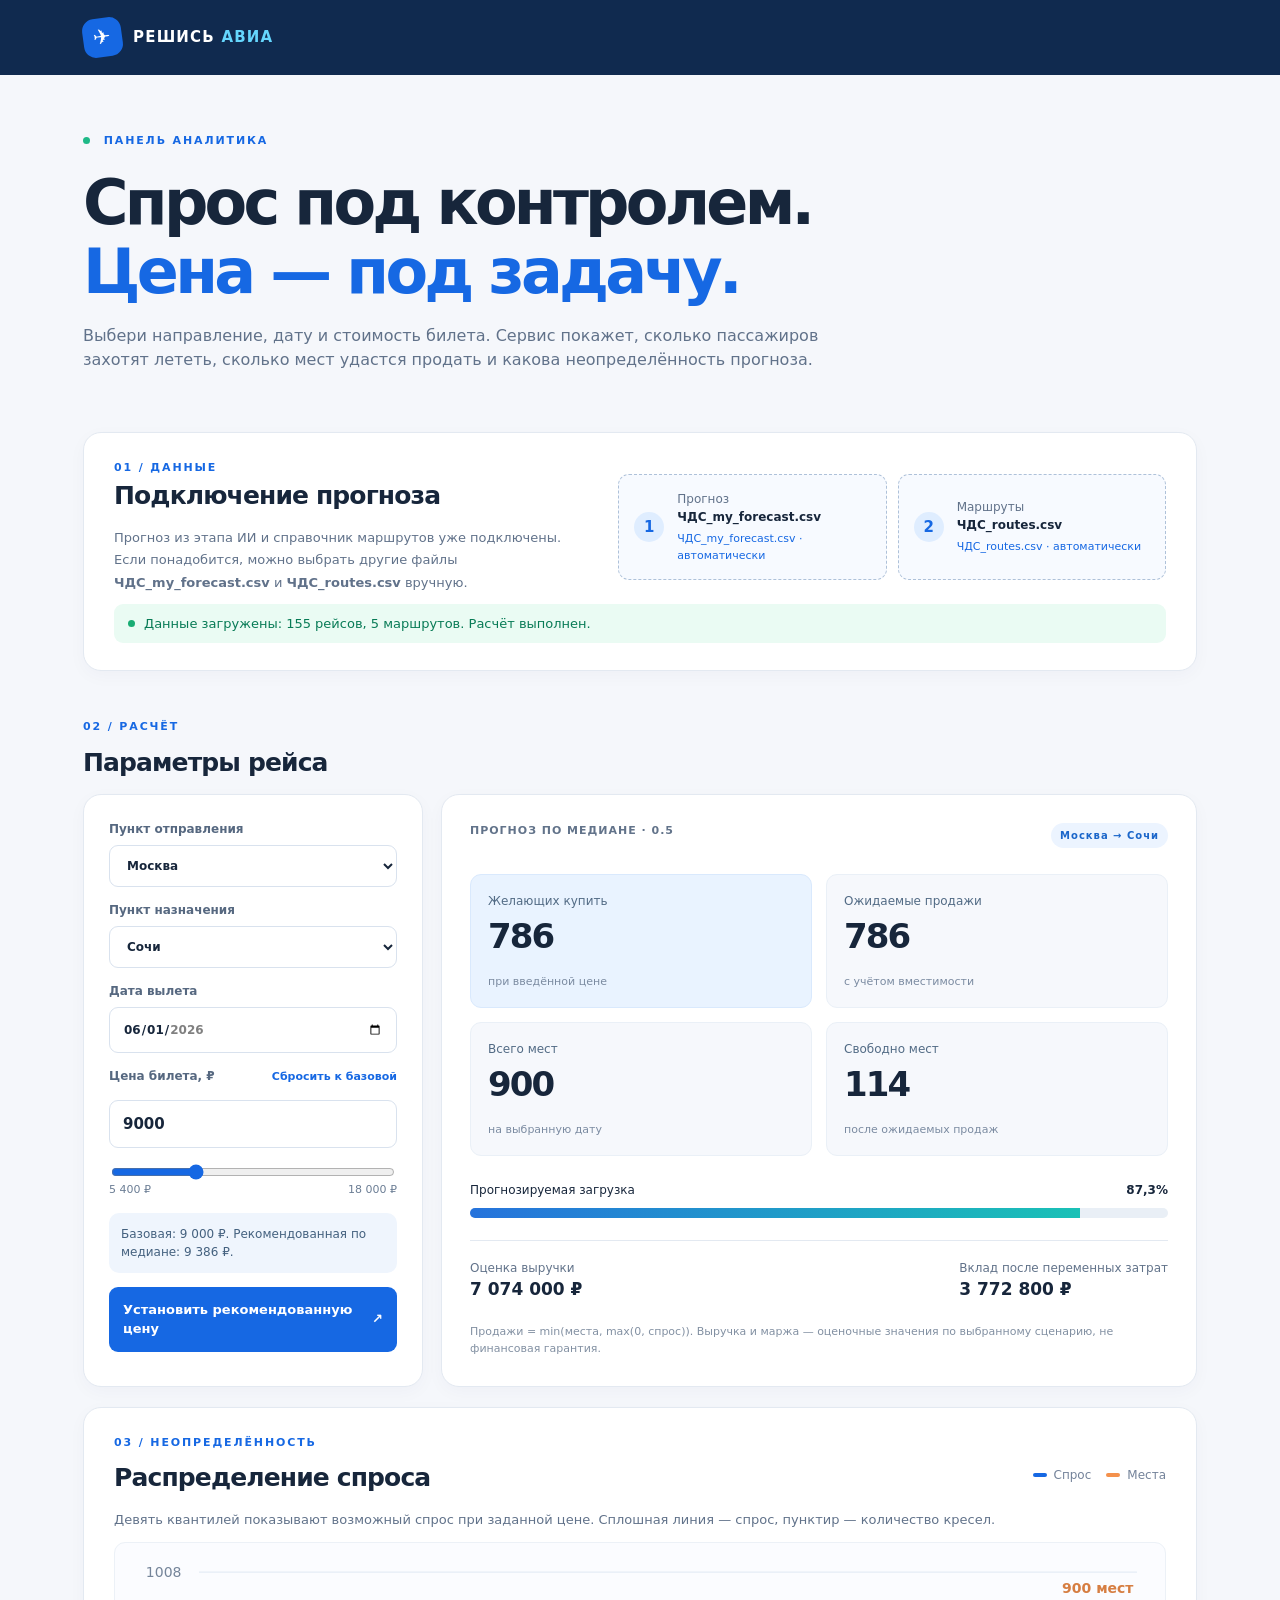
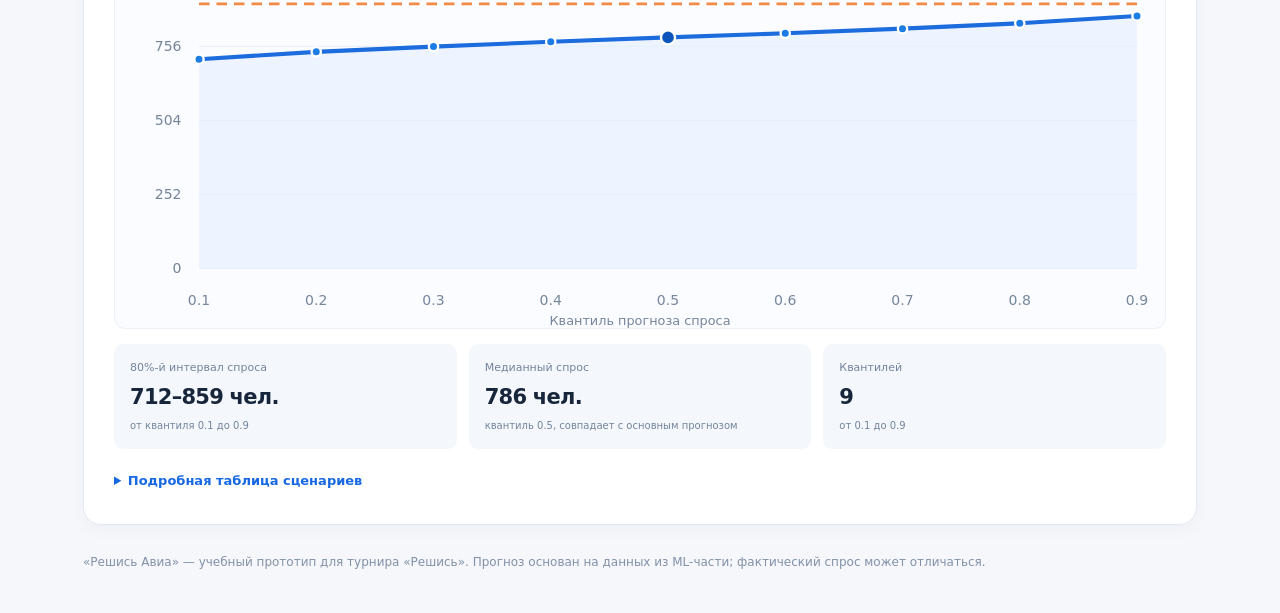
<file: index.html>
<!doctype html>
<html lang="ru">
<head>
  <meta charset="utf-8">
  <meta name="viewport" content="width=device-width, initial-scale=1">
  <meta http-equiv="refresh" content="0; url=ЧДС_index.html">
  <title>Решись Авиа — открываем сайт</title>
  <script>location.replace('./ЧДС_index.html'+location.search+location.hash);</script>
</head>
<body>
  <p>Открываем приложение «Решись Авиа»… <a href="ЧДС_index.html">Открыть сайт</a></p>
</body>
</html>
</file>
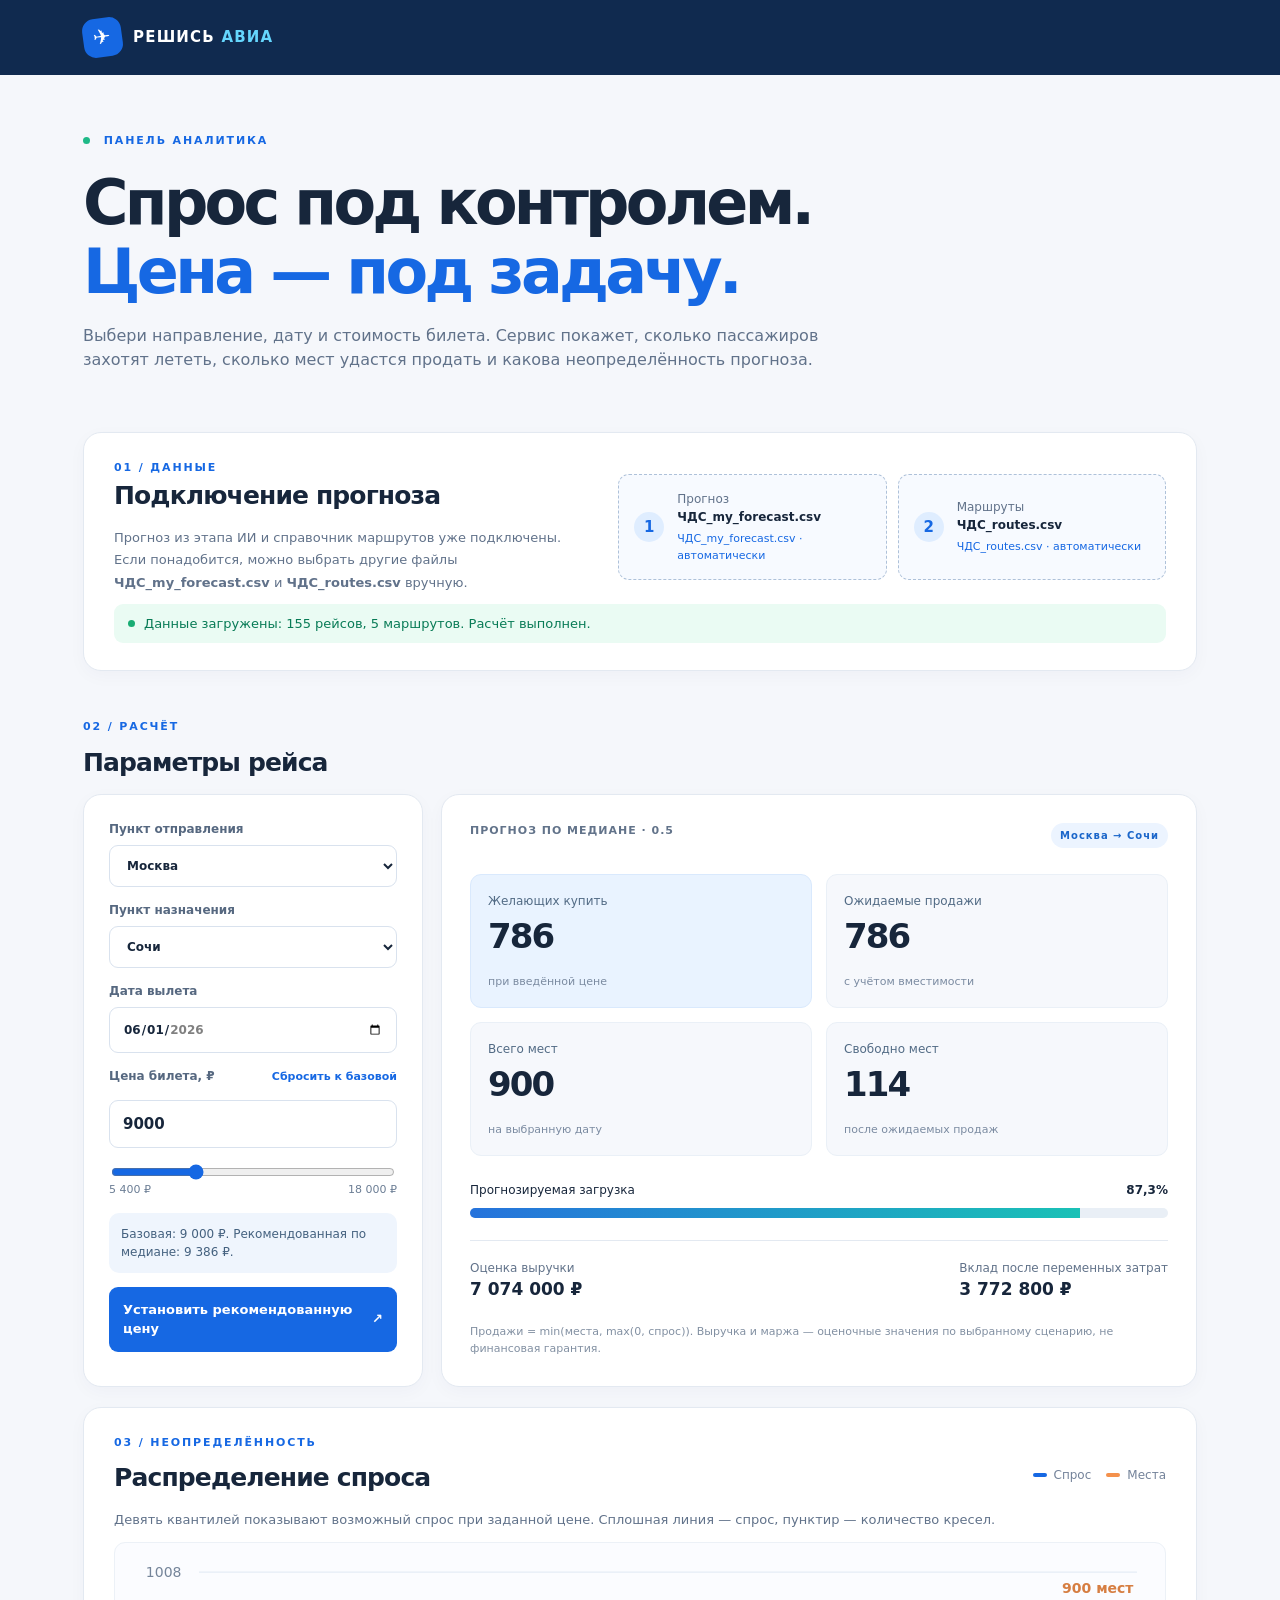
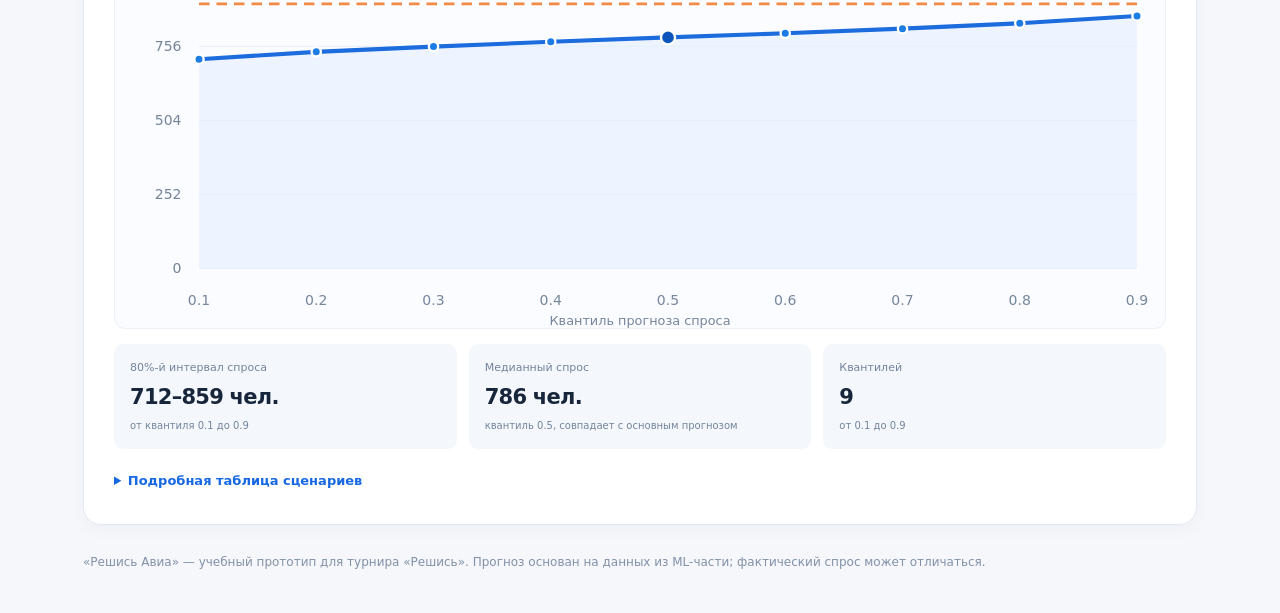
<file: ЧДС_index.html>
<!doctype html>
<html lang="ru">
<head>
  <meta charset="utf-8">
  <meta name="viewport" content="width=device-width,initial-scale=1">
  <meta name="description" content="Решись Авиа — интерактивный прогноз спроса и продаж авиабилетов">
  <title>Решись Авиа · Динамическое ценообразование</title>
  <link rel="stylesheet" href="ЧДС_styles.css">
</head>
<body>
<header class="site-header">
  <div class="wrap head-inner">
    <a class="logo" href="#top" aria-label="Решись Авиа — главная"><span class="logo-icon">✈</span><span>РЕШИСЬ <strong>АВИА</strong></span></a>
  </div>
</header>
<main id="top" class="wrap">
  <section class="hero">
    <div class="eyebrow"><span class="dot"></span> ПАНЕЛЬ АНАЛИТИКА</div>
    <h1>Спрос под контролем.<br><span>Цена — под задачу.</span></h1>
    <p>Выбери направление, дату и стоимость билета. Сервис покажет, сколько пассажиров захотят лететь, сколько мест удастся продать и какова неопределённость прогноза.</p>
  </section>
  <section class="import-card" aria-labelledby="data-title">
    <div>
      <div class="section-kicker">01 / ДАННЫЕ</div>
      <h2 id="data-title">Подключение прогноза</h2>
      <p class="muted">Прогноз из этапа ИИ и справочник маршрутов уже подключены. Если понадобится, можно выбрать другие файлы <strong>ЧДС_my_forecast.csv</strong> и <strong>ЧДС_routes.csv</strong> вручную.</p>
    </div>
    <div class="upload-controls">
      <label class="upload" for="forecast-file"><span>1</span><span class="upload-text">Прогноз <strong>ЧДС_my_forecast.csv</strong><small id="forecast-name">Выбрать файл</small></span><input id="forecast-file" type="file" accept=".csv,text/csv"></label>
      <label class="upload" for="routes-file"><span>2</span><span class="upload-text">Маршруты <strong>ЧДС_routes.csv</strong><small id="routes-name">Выбрать файл</small></span><input id="routes-file" type="file" accept=".csv,text/csv"></label>
    </div>
    <div class="data-status" id="status" role="status" aria-live="polite"><span class="status-light"></span><span>Загружаем прогноз и маршруты…</span></div>
  </section>
  <section class="workspace" aria-labelledby="workspace-title">
    <div class="section-kicker">02 / РАСЧЁТ</div>
    <h2 id="workspace-title">Параметры рейса</h2>
    <div class="workspace-grid">
      <form id="flight-form" class="controls-card">
        <label>Пункт отправления<select id="departure" disabled><option>Сначала загрузи данные</option></select></label>
        <label>Пункт назначения<select id="destination" disabled><option>Сначала загрузи данные</option></select></label>
        <label>Дата вылета<input id="flight-date" type="date" disabled></label>
        <div class="price-heading"><label for="ticket-price">Цена билета, ₽</label><button type="button" class="text-btn" id="base-price-btn" disabled>Сбросить к базовой</button></div>
        <input id="ticket-price" type="number" min="0" step="100" placeholder="Цена в рублях" disabled>
        <input id="price-range" type="range" min="0" max="30000" step="100" disabled aria-label="Изменить цену билета">
        <div class="price-endpoints"><span id="price-min">—</span><span id="price-max">—</span></div>
        <div class="base-hint" id="base-hint">Базовая и рекомендуемая цены появятся после загрузки данных.</div>
        <button type="button" class="primary-btn" id="optimal-btn" disabled>Установить рекомендованную цену <span>↗</span></button>
      </form>
      <div class="results-panel">
        <div class="results-head"><span>ПРОГНОЗ ПО МЕДИАНЕ · 0.5</span><span class="results-tag" id="result-route">Нет данных</span></div>
        <div class="stat-grid">
          <div class="stat stat-strong"><span>Желающих купить</span><strong id="demand-value">—</strong><small>при введённой цене</small></div>
          <div class="stat"><span>Ожидаемые продажи</span><strong id="sales-value">—</strong><small>с учётом вместимости</small></div>
          <div class="stat"><span>Всего мест</span><strong id="seats-value">—</strong><small>на выбранную дату</small></div>
          <div class="stat"><span>Свободно мест</span><strong id="free-value">—</strong><small>после ожидаемых продаж</small></div>
        </div>
        <div class="occupancy"><div class="occupancy-label"><span>Прогнозируемая загрузка</span><strong id="occupancy-label">—</strong></div><div class="bar"><span id="occupancy-bar"></span></div></div>
        <div class="finance-row"><span>Оценка выручки <strong id="revenue-value">—</strong></span><span>Вклад после переменных затрат <strong id="profit-value">—</strong></span></div>
        <p class="fine-print">Продажи = min(места, max(0, спрос)). Выручка и маржа — оценочные значения по выбранному сценарию, не финансовая гарантия.</p>
      </div>
    </div>
  </section>
  <section class="chart-section" aria-labelledby="chart-title">
    <div class="chart-head"><div><div class="section-kicker">03 / НЕОПРЕДЕЛЁННОСТЬ</div><h2 id="chart-title">Распределение спроса</h2><p class="muted">Девять квантилей показывают возможный спрос при заданной цене. Сплошная линия — спрос, пунктир — количество кресел.</p></div><div class="legend"><span><i class="legend-blue"></i> Спрос</span><span><i class="legend-orange"></i> Места</span></div></div>
    <div class="chart-frame" id="chart" role="img" aria-label="График распределения спроса по квантилям"><div class="empty-chart">График появится после загрузки данных</div></div>
    <div class="bottom-grid"><div class="insight"><span>80%-й интервал спроса</span><strong id="interval-value">—</strong><small>от квантиля 0.1 до 0.9</small></div><div class="insight"><span>Медианный спрос</span><strong id="median-value">—</strong><small>квантиль 0.5, совпадает с основным прогнозом</small></div><div class="insight"><span>Квантилей</span><strong>9</strong><small>от 0.1 до 0.9</small></div></div>
    <details><summary>Подробная таблица сценариев</summary><div class="table-scroll"><table><thead><tr><th>Квантиль</th><th>Желающих</th><th>Ожидаемые продажи</th><th>Свободно мест</th></tr></thead><tbody id="scenario-rows"><tr><td colspan="4">Пока нет данных</td></tr></tbody></table></div></details>
  </section>
  <footer>«Решись Авиа» — учебный прототип для турнира «Решись». Прогноз основан на данных из ML-части; фактический спрос может отличаться.</footer>
</main>
<script type="module" src="ЧДС_app.mjs"></script>
</body></html>
</file>
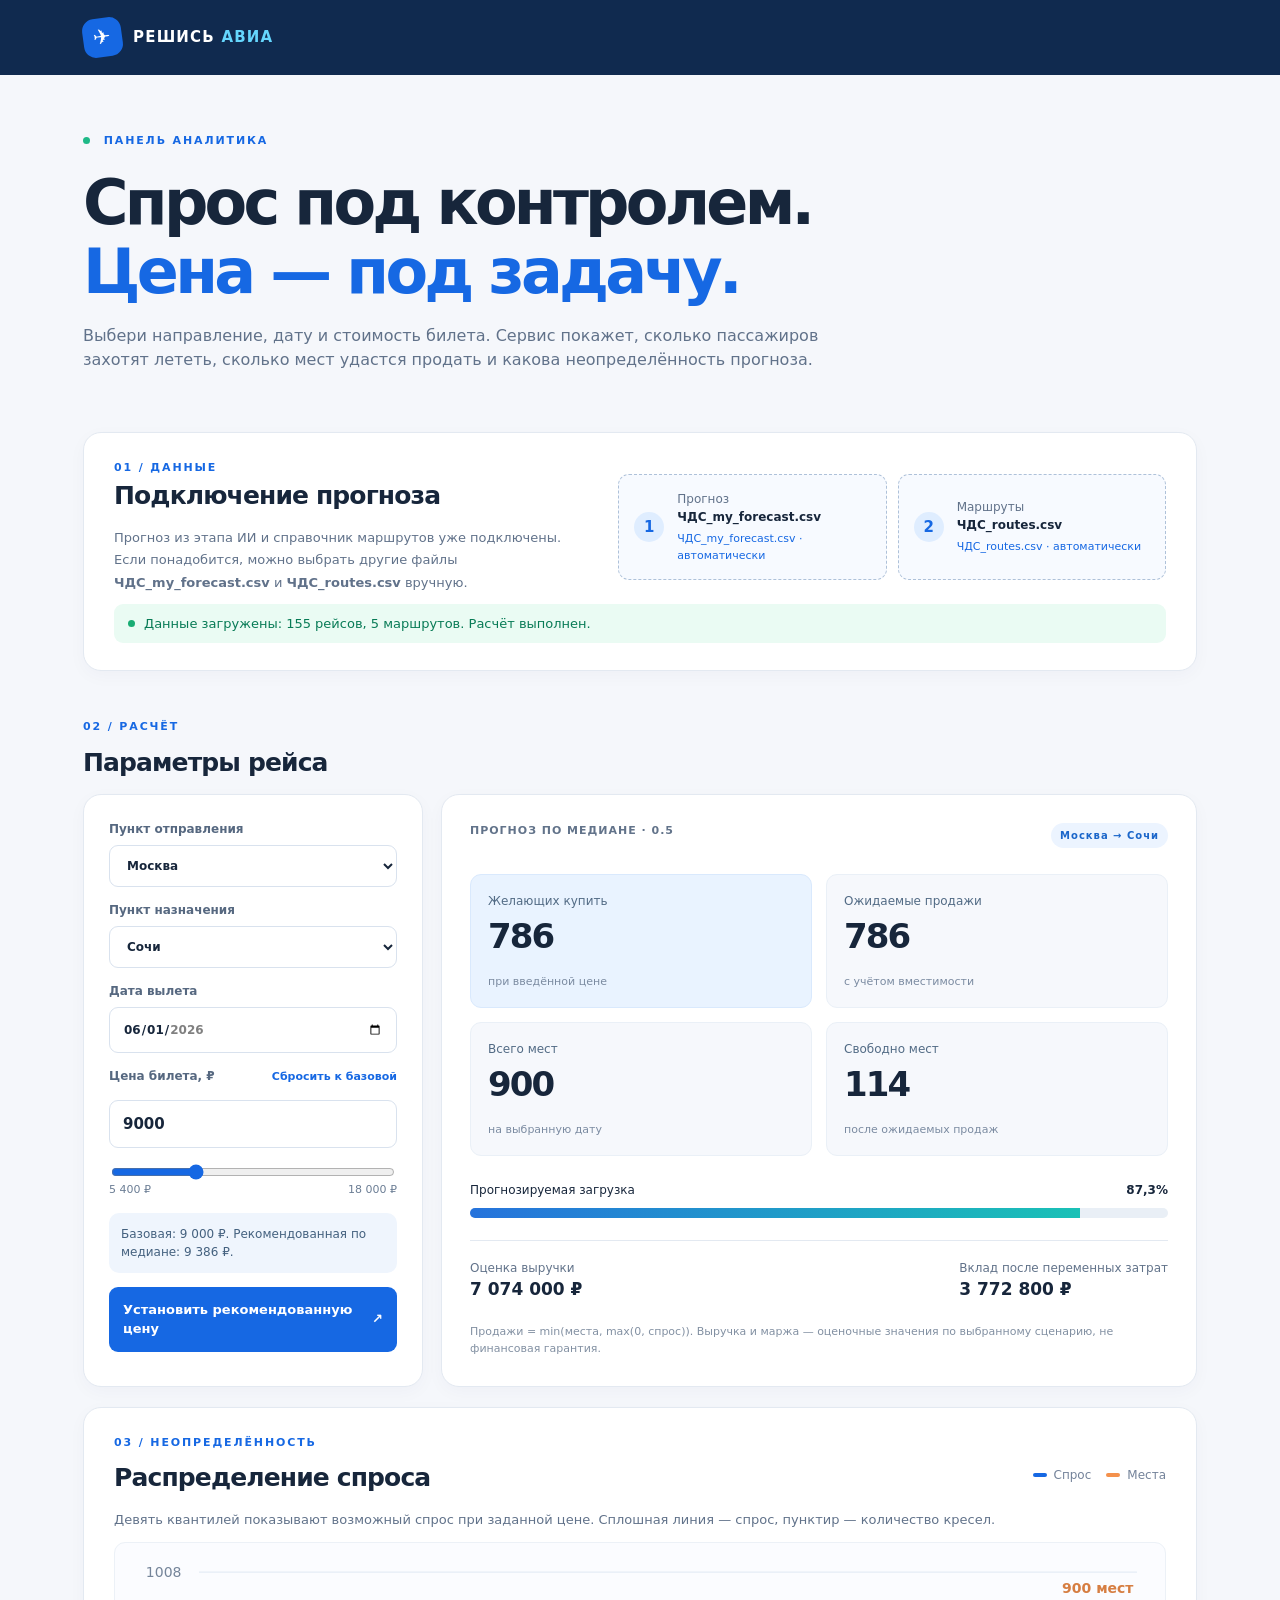
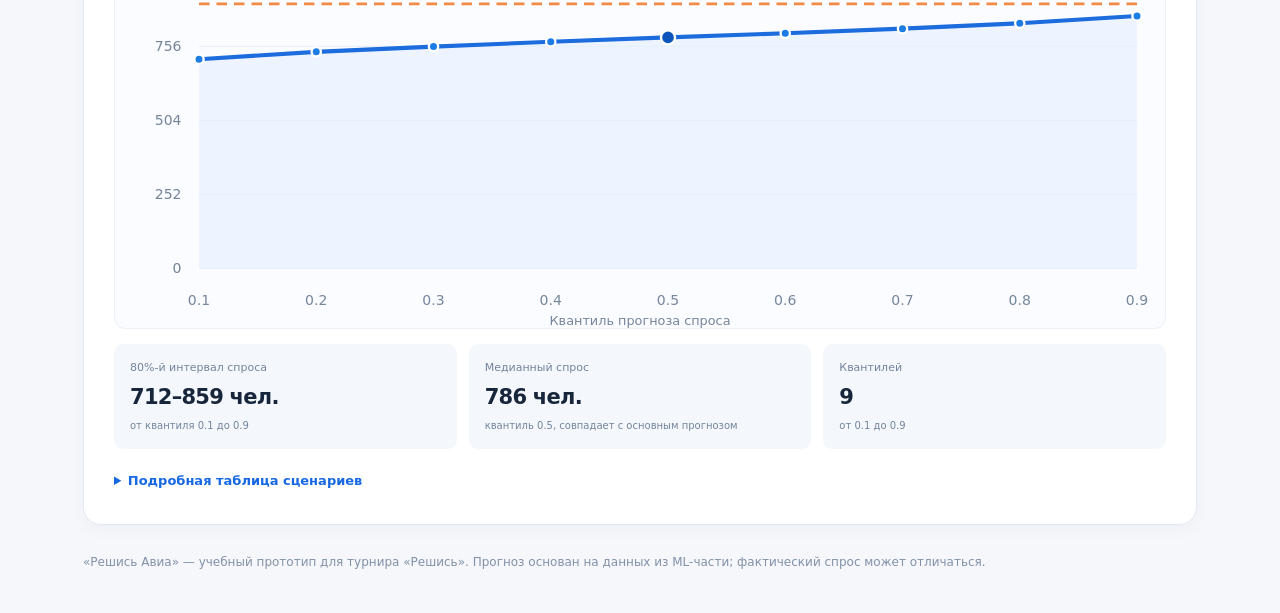
<file: ЧДС_Открыть_в_браузере.html>
<!doctype html>
<html lang="ru">
<head>
  <meta charset="utf-8">
  <meta name="viewport" content="width=device-width,initial-scale=1">
  <meta name="description" content="Решись Авиа — интерактивный прогноз спроса и продаж авиабилетов">
  <title>Решись Авиа · Динамическое ценообразование</title>
  <style>
:root{color-scheme:light;--bg:#f5f7fb;--ink:#17263b;--muted:#61728a;--line:#e3e9f1;--blue:#1668e3;--cyan:#13a4e9;--orange:#f4914c;--white:#fff}
*{box-sizing:border-box}html{scroll-behavior:smooth}body{margin:0;background:var(--bg);color:var(--ink);font:15px/1.5 system-ui,-apple-system,"Segoe UI",Arial,sans-serif}.wrap{max-width:1170px;margin:0 auto;padding:0 28px}h1,h2,p{margin-top:0}h2{font-size:25px;letter-spacing:-.035em;margin-bottom:13px}button,input,select{font:inherit}button{cursor:pointer}button:disabled,select:disabled,input:disabled{cursor:not-allowed;opacity:.6}.site-header{background:#102a4f;color:white}.head-inner{height:75px;display:flex;align-items:center;justify-content:space-between}.logo{display:flex;gap:11px;align-items:center;font-weight:750;letter-spacing:.08em;text-decoration:none;color:white;font-size:15px}.logo strong{color:#65d6fd}.logo-icon{width:39px;height:39px;display:grid;place-items:center;background:var(--blue);border-radius:12px;font-size:21px;transform:rotate(-8deg)}.header-tag{border:1px solid #436383;border-radius:50px;padding:6px 13px;color:#d8e8fa;font-size:12px}.hero{padding:58px 0 44px}.eyebrow,.section-kicker{font-size:11px;color:var(--blue);font-weight:800;letter-spacing:.17em}.dot{display:inline-block;width:7px;height:7px;background:#1eb987;border-radius:50%;margin-right:8px}.hero h1{font-size:clamp(34px,5.3vw,62px);line-height:1.12;letter-spacing:-.06em;margin:18px 0}.hero h1 span{color:var(--blue)}.hero p{max-width:750px;color:var(--muted);font-size:16px}.import-card,.controls-card,.results-panel,.chart-section{background:white;border:1px solid var(--line);border-radius:18px;box-shadow:0 5px 18px rgba(21,47,91,.03)}.import-card{padding:27px 30px;display:grid;grid-template-columns:1fr 1.15fr;gap:10px 28px;align-items:center}.import-card p{font-size:13px;line-height:1.7;margin-bottom:0}.muted{color:var(--muted)}.upload-controls{display:grid;grid-template-columns:1fr 1fr;gap:11px}.upload{border:1px dashed #aec1d9;background:#f7faff;border-radius:11px;min-height:100px;display:flex;align-items:center;gap:13px;padding:15px;cursor:pointer}.upload:hover{background:#eef6ff;border-color:var(--blue)}.upload>span:first-child{border-radius:50%;background:#dfedff;color:var(--blue);font-weight:700;display:grid;place-items:center;width:30px;height:30px;flex:0 0 30px}.upload-text{font-size:12px;color:var(--muted)}.upload-text strong{display:block;color:var(--ink);font-size:12px}.upload-text small{display:block;font-size:11px;color:var(--blue);margin-top:5px;overflow-wrap:anywhere}.upload input{display:none}.data-status{grid-column:1/-1;color:#586b83;background:#f4f7fb;border-radius:9px;padding:10px 14px;font-size:13px;display:flex;align-items:center;gap:9px}.data-status.ok{color:#087b56;background:#eafbf3}.data-status.error{color:#aa392b;background:#fff0ee}.status-light{width:7px;height:7px;background:#bdc9d5;border-radius:50%;flex:0 0 auto}.data-status.ok .status-light{background:#18ac73}.data-status.error .status-light{background:#e55039}.workspace{padding-top:48px}.workspace h2{margin-top:8px}.workspace-grid{display:grid;grid-template-columns:340px 1fr;gap:18px}.controls-card{padding:25px;display:flex;flex-direction:column;gap:14px}.controls-card label{display:flex;flex-direction:column;gap:7px;color:#566880;font-size:12px;font-weight:650}.controls-card select,.controls-card input[type=date],.controls-card input[type=number]{width:100%;border:1px solid #d9e2ee;border-radius:9px;padding:12px 13px;background:#fff;color:var(--ink);font-weight:650;min-width:0}.controls-card select:focus-visible,.controls-card input:focus-visible,.primary-btn:focus-visible,.upload:focus-within{outline:3px solid #9cceff;outline-offset:2px}.price-heading{display:flex;justify-content:space-between;align-items:baseline;gap:10px}.text-btn{border:0;background:none;color:var(--blue);font-size:11px;font-weight:650;padding:0}.controls-card input[type=range]{accent-color:var(--blue)}.price-endpoints{display:flex;justify-content:space-between;color:#6c7e95;font-size:11px;margin-top:-14px}.base-hint{padding:12px;border-radius:10px;background:#eff5fd;color:#44617f;font-size:12px}.primary-btn{border:0;border-radius:9px;color:white;background:var(--blue);font-weight:700;padding:13px 14px;display:flex;align-items:center;justify-content:space-between;text-align:left;font-size:13px}.primary-btn:hover:not(:disabled){background:#0e4fb3}.results-panel{padding:28px;display:flex;flex-direction:column}.results-head{display:flex;justify-content:space-between;gap:12px;font-size:11px;font-weight:800;letter-spacing:.09em;color:#62738a;margin-bottom:26px}.results-tag{background:#ecf4ff;color:#1b66ca;border-radius:50px;padding:5px 9px;font-size:10px;white-space:nowrap}.stat-grid{display:grid;grid-template-columns:repeat(2,minmax(0,1fr));gap:14px}.stat{min-height:134px;background:#f6f8fc;border:1px solid #eaf0f7;border-radius:11px;padding:17px;display:flex;flex-direction:column}.stat-strong{background:#e9f3ff;border-color:#d9e9fd}.stat span{font-size:12px;color:#526b85}.stat strong{font-size:34px;letter-spacing:-.055em;margin-top:6px;line-height:1.2}.stat small{margin-top:auto;color:#7b8ba1;font-size:11px}.occupancy{margin-top:25px}.occupancy-label{display:flex;justify-content:space-between;font-size:12px;margin-bottom:9px}.occupancy-label strong{font-size:12px}.bar{height:10px;background:#e9eff6;overflow:hidden;border-radius:20px}.bar span{display:block;background:linear-gradient(90deg,#2673dc,#1ac1b6);height:100%;width:0;transition:width .2s}.finance-row{display:flex;justify-content:space-between;gap:20px;margin-top:22px;padding-top:18px;border-top:1px solid var(--line);font-size:12px;color:#62738a}.finance-row span{display:flex;flex-direction:column}.finance-row strong{font-size:17px;color:var(--ink)}.fine-print{font-size:11px;line-height:1.6;color:#8290a2;margin:20px 0 0}.chart-section{padding:27px 30px;margin-top:20px}.chart-head{display:flex;align-items:flex-start;justify-content:space-between;gap:20px}.chart-head h2{margin-top:8px}.chart-head p{font-size:13px}.legend{display:flex;gap:15px;white-space:nowrap;font-size:12px;color:#74839a;margin-top:31px}.legend span{display:flex;align-items:center;gap:7px}.legend i{width:14px;height:4px;border-radius:9px;display:inline-block}.legend-blue{background:var(--blue)}.legend-orange{background:var(--orange)}.chart-frame{min-height:325px;background:#fbfcff;border:1px solid #ecf1f7;border-radius:11px;overflow:hidden}.chart-frame svg{display:block;width:100%;height:auto}.empty-chart{display:grid;place-items:center;min-height:325px;color:#8a98ad;font-size:13px}.bottom-grid{display:grid;grid-template-columns:repeat(3,1fr);gap:12px;margin-top:15px}.insight{background:#f4f8fd;border-radius:9px;padding:16px}.insight span,.insight small{display:block;font-size:11px;color:#73839a}.insight strong{display:block;font-size:21px;letter-spacing:-.035em;margin:5px 0}.insight small{font-size:10px}details{margin-top:16px}summary{cursor:pointer;font-size:13px;color:var(--blue);font-weight:650;padding:6px 0}.table-scroll{overflow:auto;margin-top:12px}table{width:100%;border-collapse:collapse;text-align:left;font-size:13px}th{color:#71829a;background:#f4f7fb;font-size:11px}td,th{padding:12px;border-bottom:1px solid var(--line)}tbody tr:nth-child(5){background:#edf6ff;font-weight:750}footer{font-size:12px;color:#8291a8;padding:28px 0 42px}@media(max-width:860px){.import-card{grid-template-columns:1fr}.workspace-grid{grid-template-columns:1fr}.upload-controls{grid-template-columns:1fr 1fr}}@media(max-width:600px){.wrap{padding:0 16px}.head-inner{height:63px}.header-tag{display:none}.hero{padding:40px 0 32px}.hero p{font-size:14px}.import-card,.chart-section{padding:20px}.upload-controls{grid-template-columns:1fr}.stat-grid{gap:9px}.results-panel{padding:20px}.chart-head{display:block}.legend{margin:10px 0 16px}.bottom-grid{grid-template-columns:1fr}.finance-row{flex-direction:column;gap:7px}}

</style>
</head>
<body>
<header class="site-header">
  <div class="wrap head-inner">
    <a class="logo" href="#top" aria-label="Решись Авиа — главная"><span class="logo-icon">✈</span><span>РЕШИСЬ <strong>АВИА</strong></span></a>
  </div>
</header>
<main id="top" class="wrap">
  <section class="hero">
    <div class="eyebrow"><span class="dot"></span> ПАНЕЛЬ АНАЛИТИКА</div>
    <h1>Спрос под контролем.<br><span>Цена — под задачу.</span></h1>
    <p>Выбери направление, дату и стоимость билета. Сервис покажет, сколько пассажиров захотят лететь, сколько мест удастся продать и какова неопределённость прогноза.</p>
  </section>
  <section class="import-card" aria-labelledby="data-title">
    <div>
      <div class="section-kicker">01 / ДАННЫЕ</div>
      <h2 id="data-title">Подключение прогноза</h2>
      <p class="muted">Прогноз из этапа ИИ и справочник маршрутов уже подключены. Если понадобится, можно выбрать другие файлы <strong>ЧДС_my_forecast.csv</strong> и <strong>ЧДС_routes.csv</strong> вручную.</p>
    </div>
    <div class="upload-controls">
      <label class="upload" for="forecast-file"><span>1</span><span class="upload-text">Прогноз <strong>ЧДС_my_forecast.csv</strong><small id="forecast-name">Выбрать файл</small></span><input id="forecast-file" type="file" accept=".csv,text/csv"></label>
      <label class="upload" for="routes-file"><span>2</span><span class="upload-text">Маршруты <strong>ЧДС_routes.csv</strong><small id="routes-name">Выбрать файл</small></span><input id="routes-file" type="file" accept=".csv,text/csv"></label>
    </div>
    <div class="data-status" id="status" role="status" aria-live="polite"><span class="status-light"></span><span>Загружаем прогноз и маршруты…</span></div>
  </section>
  <section class="workspace" aria-labelledby="workspace-title">
    <div class="section-kicker">02 / РАСЧЁТ</div>
    <h2 id="workspace-title">Параметры рейса</h2>
    <div class="workspace-grid">
      <form id="flight-form" class="controls-card">
        <label>Пункт отправления<select id="departure" disabled><option>Сначала загрузи данные</option></select></label>
        <label>Пункт назначения<select id="destination" disabled><option>Сначала загрузи данные</option></select></label>
        <label>Дата вылета<input id="flight-date" type="date" disabled></label>
        <div class="price-heading"><label for="ticket-price">Цена билета, ₽</label><button type="button" class="text-btn" id="base-price-btn" disabled>Сбросить к базовой</button></div>
        <input id="ticket-price" type="number" min="0" step="100" placeholder="Цена в рублях" disabled>
        <input id="price-range" type="range" min="0" max="30000" step="100" disabled aria-label="Изменить цену билета">
        <div class="price-endpoints"><span id="price-min">—</span><span id="price-max">—</span></div>
        <div class="base-hint" id="base-hint">Базовая и рекомендуемая цены появятся после загрузки данных.</div>
        <button type="button" class="primary-btn" id="optimal-btn" disabled>Установить рекомендованную цену <span>↗</span></button>
      </form>
      <div class="results-panel">
        <div class="results-head"><span>ПРОГНОЗ ПО МЕДИАНЕ · 0.5</span><span class="results-tag" id="result-route">Нет данных</span></div>
        <div class="stat-grid">
          <div class="stat stat-strong"><span>Желающих купить</span><strong id="demand-value">—</strong><small>при введённой цене</small></div>
          <div class="stat"><span>Ожидаемые продажи</span><strong id="sales-value">—</strong><small>с учётом вместимости</small></div>
          <div class="stat"><span>Всего мест</span><strong id="seats-value">—</strong><small>на выбранную дату</small></div>
          <div class="stat"><span>Свободно мест</span><strong id="free-value">—</strong><small>после ожидаемых продаж</small></div>
        </div>
        <div class="occupancy"><div class="occupancy-label"><span>Прогнозируемая загрузка</span><strong id="occupancy-label">—</strong></div><div class="bar"><span id="occupancy-bar"></span></div></div>
        <div class="finance-row"><span>Оценка выручки <strong id="revenue-value">—</strong></span><span>Вклад после переменных затрат <strong id="profit-value">—</strong></span></div>
        <p class="fine-print">Продажи = min(места, max(0, спрос)). Выручка и маржа — оценочные значения по выбранному сценарию, не финансовая гарантия.</p>
      </div>
    </div>
  </section>
  <section class="chart-section" aria-labelledby="chart-title">
    <div class="chart-head"><div><div class="section-kicker">03 / НЕОПРЕДЕЛЁННОСТЬ</div><h2 id="chart-title">Распределение спроса</h2><p class="muted">Девять квантилей показывают возможный спрос при заданной цене. Сплошная линия — спрос, пунктир — количество кресел.</p></div><div class="legend"><span><i class="legend-blue"></i> Спрос</span><span><i class="legend-orange"></i> Места</span></div></div>
    <div class="chart-frame" id="chart" role="img" aria-label="График распределения спроса по квантилям"><div class="empty-chart">График появится после загрузки данных</div></div>
    <div class="bottom-grid"><div class="insight"><span>80%-й интервал спроса</span><strong id="interval-value">—</strong><small>от квантиля 0.1 до 0.9</small></div><div class="insight"><span>Медианный спрос</span><strong id="median-value">—</strong><small>квантиль 0.5, совпадает с основным прогнозом</small></div><div class="insight"><span>Квантилей</span><strong>9</strong><small>от 0.1 до 0.9</small></div></div>
    <details><summary>Подробная таблица сценариев</summary><div class="table-scroll"><table><thead><tr><th>Квантиль</th><th>Желающих</th><th>Ожидаемые продажи</th><th>Свободно мест</th></tr></thead><tbody id="scenario-rows"><tr><td colspan="4">Пока нет данных</td></tr></tbody></table></div></details>
  </section>
  <footer>«Решись Авиа» — учебный прототип для турнира «Решись». Прогноз основан на данных из ML-части; фактический спрос может отличаться.</footer>
</main>
<script>
const QUANTILES = ['0.1', '0.2', '0.3', '0.4', '0.5', '0.6', '0.7', '0.8', '0.9'];

function parseCSV(input) {
  const txt = String(input ?? '').replace(/^\uFEFF/, '');
  const firstLine = txt.split(/\r?\n/, 1)[0];
  const delimiter = firstLine.includes(';') && !firstLine.includes(',') ? ';' : ',';
  const grid = [];
  let row = [], cell = '', quote = false;
  for (let i = 0; i < txt.length; i++) {
    const char = txt[i];
    if (char === '"') {
      if (quote && txt[i + 1] === '"') { cell += '"'; i++; }
      else quote = !quote;
    } else if (!quote && char === delimiter) {
      row.push(cell); cell = '';
    } else if (!quote && (char === '\n' || char === '\r')) {
      if (char === '\r' && txt[i + 1] === '\n') i++;
      row.push(cell); cell = '';
      if (row.some(v => v.trim() !== '')) grid.push(row);
      row = [];
    } else { cell += char; }
  }
  if (quote) throw new Error('Некорректный CSV: не закрыты кавычки.');
  row.push(cell);
  if (row.some(v => v.trim() !== '')) grid.push(row);
  if (grid.length < 2) throw new Error('В CSV нет данных или заголовков.');
  const headers = grid.shift().map(x => x.trim());
  return grid.map((values, idx) => {
    if (values.length !== headers.length) throw new Error(`Ошибка CSV: строка ${idx + 2} содержит ${values.length} столбцов, ожидалось ${headers.length}.`);
    return Object.fromEntries(headers.map((header, i) => [header, (values[i] ?? '').trim()]));
  });
}

function asNumber(value, label) {
  const x = Number(String(value).trim().replace(',', '.'));
  if (!Number.isFinite(x)) throw new Error(`Некорректное значение «${label}»: ${value}`);
  return x;
}

function validateData(forecasts, routes) {
  if (!forecasts.length || !routes.length) throw new Error('Один из файлов пуст.');
  for (const key of ['route', 'date', 'seats', '0.5_base_demand']) {
    if (!(key in forecasts[0])) throw new Error(`В ЧДС_my_forecast.csv отсутствует столбец ${key}.`);
  }
  for (const key of ['route', 'base_price', 'price_sensitivity', 'cost_per_passenger']) {
    if (!(key in routes[0])) throw new Error(`В ЧДС_routes.csv отсутствует столбец ${key}.`);
  }
  const routeMap = new Map(routes.map(row => [row.route, row]));
  const seen = new Set();
  forecasts.forEach((row, idx) => {
    if (!routeMap.has(row.route)) throw new Error(`Для маршрута ${row.route} нет параметров в ЧДС_routes.csv.`);
    if (!/^\d{4}-\d{2}-\d{2}$/.test(row.date)) throw new Error(`Некорректная дата в строке ${idx + 2}: ${row.date}`);
    if (seen.has(row.route + '|' + row.date)) throw new Error(`Повторение рейса ${row.route} за ${row.date}`);
    seen.add(row.route + '|' + row.date);
    if (asNumber(row.seats, 'seats') < 0) throw new Error('Количество мест не может быть отрицательным.');
    for (const q of QUANTILES) if (row[`${q}_base_demand`] !== undefined) asNumber(row[`${q}_base_demand`], `${q}_base_demand`);
  });
  routes.forEach(row => {
    if (asNumber(row.base_price, 'base_price') < 0) throw new Error('Базовая цена отрицательна.');
    if (asNumber(row.price_sensitivity, 'price_sensitivity') < 0) throw new Error('Чувствительность к цене отрицательна.');
    asNumber(row.cost_per_passenger, 'cost_per_passenger');
  });
  return true;
}

function computeScenario(forecast, route, price, quantile = '0.5') {
  if (!QUANTILES.includes(quantile)) throw new Error('Неизвестный квантиль.');
  const baseline = asNumber(forecast[`${quantile}_base_demand`], `${quantile}_base_demand`);
  const seats = asNumber(forecast.seats, 'seats');
  const sensitivity = asNumber(route.price_sensitivity, 'price_sensitivity');
  const basePrice = asNumber(route.base_price, 'base_price');
  const cost = asNumber(route.cost_per_passenger, 'cost_per_passenger');
  const asking = Math.max(0, baseline - sensitivity * (price - basePrice));
  const sold = Math.min(seats, asking);
  return { asking, sold, free: Math.max(0, seats - sold), seats,
    expectedRevenue: price * sold, expectedMargin: (price - cost) * sold,
    basePrice, price, quantile, baseline };
}

function allScenarios(forecast, route, price) {
  return QUANTILES.map(q => ({...computeScenario(forecast, route, price, q), q }));
}

const CITY_NAMES = { MOW:'Москва', AER:'Сочи', LED:'Санкт-Петербург', OVB:'Новосибирск', KGD:'Калининград', MRV:'Минеральные Воды' };
function routeLabel(code) {
  return code.split('-').map(c => CITY_NAMES[c] || c).join(' → ');
}



const $ = id => document.getElementById(id);
const money = n => Math.round(n).toLocaleString('ru-RU') + ' ₽';
const count = n => Math.round(n).toLocaleString('ru-RU');
let forecasts = null, routes = null;
let selectedForecast = null, selectedRoute = null;
const filesState = {forecast: null, routes: null};

function showStatus(text, type = '') {
  $('status').className = 'data-status ' + type;
  $('status').lastElementChild.textContent = text;
}
function setOptions(select, entries) {
  select.replaceChildren();
  entries.forEach(([value,label]) => select.add(new Option(label,value)));
}
function dataReady() { return forecasts && routes; }
function setEnabled(isReady) {
  ['departure','destination','flight-date','ticket-price','price-range','base-price-btn','optimal-btn'].forEach(id => $(id).disabled = !isReady);
}
function makeRouteMap() { return new Map(routes.map(r => [r.route,r])); }
function makeForecastMap() { return new Map(forecasts.map(r => [r.route+'|'+r.date,r])); }
function refreshRoutes() {
  const ids = [...new Set(forecasts.map(f => f.route).filter(id => routes.some(r => r.route === id)))].sort();
  const origins = [...new Set(ids.map(i => i.split('-')[0]))];
  setOptions($('departure'), origins.map(i => [i,CITY_NAMES[i] || i]));
  refreshDestinations();
}
function refreshDestinations(preferred) {
  const origin = $('departure').value;
  const targets = [...new Set(forecasts.map(f => f.route).filter(id => id.startsWith(origin+'-')).map(id => id.split('-')[1]))].sort();
  setOptions($('destination'), targets.map(i => [i,CITY_NAMES[i] || i]));
  if (targets.includes(preferred)) $('destination').value = preferred;
  refreshDates();
}
function selectedRouteCode() { return $('departure').value + '-' + $('destination').value; }
function refreshDates() {
  const code = selectedRouteCode();
  const dates = forecasts.filter(row => row.route === code).map(row => row.date).sort();
  const selectDate = $('flight-date');
  if (!dates.length) { showStatus('Для выбранного маршрута нет прогнозных дат.', 'error'); return; }
  selectDate.min = dates[0]; selectDate.max = dates.at(-1);
  if (!dates.includes(selectDate.value)) selectDate.value = dates[0];
  refreshPrice(true);
}
function refreshPrice(reset) {
  const code = selectedRouteCode(), day = $('flight-date').value;
  selectedForecast = makeForecastMap().get(code+'|'+day);
  selectedRoute = makeRouteMap().get(code);
  if (!selectedForecast || !selectedRoute) {
    showStatus(`Нет прогноза на ${day} для маршрута ${code}. Выбери другую дату.`, 'error');
    return;
  }
  const base = asNumber(selectedRoute.base_price, 'base_price');
  const min = selectedRoute.price_min === undefined ? Math.max(0, base * 0.5) : asNumber(selectedRoute.price_min,'price_min');
  const max = selectedRoute.price_max === undefined ? base * 2 : asNumber(selectedRoute.price_max,'price_max');
  $('ticket-price').min = String(min); $('ticket-price').max = String(max);
  $('price-range').min = String(min); $('price-range').max = String(max);
  $('price-min').textContent = money(min); $('price-max').textContent = money(max);
  const rec = Number(selectedForecast['0.5_price']);
  const recommended = Number.isFinite(rec) && rec > 0 ? rec : null;
  $('base-hint').textContent = `Базовая: ${money(base)}.${recommended ? ` Рекомендованная по медиане: ${money(recommended)}.` : ''}`;
  $('optimal-btn').disabled = !recommended;
  $('optimal-btn').dataset.price = String(recommended ?? '');
  $('base-price-btn').dataset.price = String(base);
  if (reset || !Number.isFinite(Number($('ticket-price').value))) $('ticket-price').value = String(base);
  $('price-range').value = $('ticket-price').value;
  recalculate();
}
function recalculate() {
  if (!selectedForecast || !selectedRoute) return;
  const price = Number($('ticket-price').value);
  if (!Number.isFinite(price) || price < 0) { showStatus('Введи корректную неотрицательную цену.', 'error'); return; }
  const stats = computeScenario(selectedForecast, selectedRoute, price);
  const series = allScenarios(selectedForecast, selectedRoute, price);
  $('result-route').textContent = routeLabel(selectedForecast.route);
  $('demand-value').textContent = count(stats.asking);
  $('sales-value').textContent = count(stats.sold);
  $('seats-value').textContent = count(stats.seats);
  $('free-value').textContent = count(stats.free);
  const occupancy = stats.seats > 0 ? stats.sold / stats.seats * 100 : 0;
  $('occupancy-label').textContent = occupancy.toFixed(1).replace('.',',') + '%';
  $('occupancy-bar').style.width = Math.min(100,occupancy) + '%';
  $('revenue-value').textContent = money(stats.expectedRevenue);
  $('profit-value').textContent = money(stats.expectedMargin);
  $('interval-value').textContent = `${count(series[0].asking)}–${count(series[8].asking)} чел.`;
  $('median-value').textContent = count(stats.asking) + ' чел.';
  $('scenario-rows').replaceChildren(...series.map(s => {
    const tr=document.createElement('tr');
    [s.q,count(s.asking),count(s.sold),count(s.free)].forEach(t => { const td=document.createElement('td'); td.textContent=t; tr.append(td); });
    return tr;
  }));
  makeChart(series,stats.seats);
  showStatus(`Данные загружены: ${forecasts.length} рейсов, ${new Set(forecasts.map(r=>r.route)).size} маршрутов. Расчёт выполнен.`, 'ok');
}
function makeChart(series,seats) {
  const W=900,H=330,left=72,right=24,top=25,bottom=51;
  const max = Math.max(seats,...series.map(x=>x.asking),1)*1.12;
  const x = i => left + i*(W-left-right)/8;
  const y = v => top+(H-top-bottom)*(1-v/max);
  const esc = n => Number(n).toFixed(1);
  const poly=series.map((s,i)=>`${esc(x(i))},${esc(y(s.asking))}`).join(' ');
  const shaded = `${esc(x(0))},${esc(y(0))} ${poly} ${esc(x(8))},${esc(y(0))}`;
  const lines=[];
  for(let i=0;i<=4;i++) {
    const val=max*i/4;
    lines.push(`<line x1="${left}" y1="${esc(y(val))}" x2="${W-right}" y2="${esc(y(val))}" stroke="#e5edf6"/><text x="${left-15}" y="${esc(y(val)+4)}" text-anchor="end" fill="#75859a" font-size="12">${Math.round(val)}</text>`);
  }
  for(let i=0;i<9;i++) lines.push(`<text x="${esc(x(i))}" y="${H-20}" text-anchor="middle" font-size="12" fill="#77879d">${QUANTILES[i]}</text>`);
  const circles=series.map((s,i)=>`<circle cx="${esc(x(i))}" cy="${esc(y(s.asking))}" r="${i===4?6:4}" fill="${i===4?'#0d55ba':'#1d7ce4'}" stroke="white" stroke-width="2"/>`).join('');
  const svg=`<svg viewBox="0 0 ${W} ${H}" xmlns="http://www.w3.org/2000/svg" aria-label="Спрос по квантилям и число мест" role="img"><title>Прогноз спроса: девять квантилей и ограничение по местам</title>${lines.join('')}<polygon points="${shaded}" fill="#e7f1ff" opacity=".7"/><polyline points="${poly}" fill="none" stroke="#1c6cdd" stroke-width="3.5" stroke-linecap="round" stroke-linejoin="round"/><line x1="${left}" y1="${esc(y(seats))}" x2="${W-right}" y2="${esc(y(seats))}" stroke="#f28a46" stroke-width="2.5" stroke-dasharray="9 6"/><text x="${W-right-3}" y="${esc(y(seats)-9)}" text-anchor="end" fill="#d67e42" font-size="12" font-weight="700">${count(seats)} мест</text>${circles}<text x="${W/2}" y="${H-3}" text-anchor="middle" fill="#75859a" font-size="11">Квантиль прогноза спроса</text></svg>`;
  $('chart').innerHTML = svg;
}
async function loadFile(id,file) {
  if(!file) return;
  const text=await file.text();
  const parsed=parseCSV(text);
  filesState[id]=parsed;
  $(id==='forecast'?'forecast-name':'routes-name').textContent = `${file.name} · ${parsed.length} строк`;
  if(filesState.forecast && filesState.routes) {
    validateData(filesState.forecast,filesState.routes);
    forecasts=filesState.forecast; routes=filesState.routes;
    setEnabled(true);refreshRoutes();
  } else showStatus(`Файл ${file.name} загружен. Выбери второй CSV.`);
}
$('forecast-file').addEventListener('change', async e => {
  try{await loadFile('forecast',e.target.files[0]);}catch(err){showStatus(err.message,'error');}
});
$('routes-file').addEventListener('change', async e => {
  try{await loadFile('routes',e.target.files[0]);}catch(err){showStatus(err.message,'error');}
});
$('departure').addEventListener('change',()=>refreshDestinations());
$('destination').addEventListener('change',refreshDates);
$('flight-date').addEventListener('change',()=>refreshPrice(true));
$('ticket-price').addEventListener('input',()=>{$('price-range').value=$('ticket-price').value;recalculate();});
$('price-range').addEventListener('input',()=>{$('ticket-price').value=$('price-range').value;recalculate();});
$('base-price-btn').addEventListener('click',()=>{$('ticket-price').value=$('base-price-btn').dataset.price;$('price-range').value=$('ticket-price').value;recalculate();});
$('optimal-btn').addEventListener('click',()=>{$('ticket-price').value=$('optimal-btn').dataset.price;$('price-range').value=$('ticket-price').value;recalculate();});
$('flight-form').addEventListener('submit',e=>e.preventDefault());

if(location.protocol!=='file:') {
  Promise.all(['ЧДС_my_forecast.csv','ЧДС_routes.csv'].map(async filename => {
    const r=await fetch('./'+filename);if(!r.ok)throw new Error(filename+' не найден');return r.text();
  })).then(([forecastCsv,routesCsv])=>{
    filesState.forecast=parseCSV(forecastCsv);filesState.routes=parseCSV(routesCsv);
    validateData(filesState.forecast,filesState.routes);
    forecasts=filesState.forecast;routes=filesState.routes;
    $('forecast-name').textContent='ЧДС_my_forecast.csv · автоматически';
    $('routes-name').textContent='ЧДС_routes.csv · автоматически';
    setEnabled(true);refreshRoutes();
  }).catch(()=>{});
}


try {
  filesState.forecast = parseCSV("route,date,seats,0.1_base_demand,0.1_price,0.1_price_demand,0.2_base_demand,0.2_price,0.2_price_demand,0.3_base_demand,0.3_price,0.3_price_demand,0.4_base_demand,0.4_price,0.4_price_demand,0.5_base_demand,0.5_price,0.5_price_demand,0.6_base_demand,0.6_price,0.6_price_demand,0.7_base_demand,0.7_price,0.7_price_demand,0.8_base_demand,0.8_price,0.8_price_demand,0.9_base_demand,0.9_price,0.9_price_demand\nMOW-AER,2026-06-01,900,712,9124,694,737,9213,707,755,9278,716,771,9334,724,786,9386,731,800,9437,738,816,9493,746,834,9558,755,859,9648,768\nMOW-AER,2026-06-02,900,566,8609,622,602,8736,640,628,8828,653,650,8906,664,671,8980,674,692,9053,684,714,9131,695,740,9223,708,776,9350,726\nMOW-AER,2026-06-03,900,555,8567,616,599,8723,638,630,8836,654,658,8932,667,683,9022,680,708,9111,692,735,9207,706,767,9320,722,811,9476,744\nMOW-AER,2026-06-04,900,642,8878,660,693,9058,685,730,9188,703,761,9299,719,790,9402,734,819,9506,748,851,9617,764,887,9747,782,938,9927,807\nMOW-AER,2026-06-05,900,646,8891,662,703,9093,690,744,9238,710,779,9362,728,812,9478,744,844,9594,760,879,9718,778,920,9863,798,977,10064,827\nMOW-AER,2026-06-06,900,551,8552,614,613,8773,645,657,8932,667,696,9067,686,732,9194,704,767,9321,722,806,9457,741,851,9616,764,913,9836,795\nMOW-AER,2026-06-07,900,654,8920,666,721,9158,699,770,9330,723,811,9476,744,850,9614,763,889,9751,783,930,9897,803,978,10069,828,1045,10307,861\nMOW-AER,2026-06-08,900,605,8745,641,677,8999,677,728,9183,703,773,9339,725,814,9486,745,855,9633,766,899,9789,788,951,9973,814,1023,10228,850\nMOW-AER,2026-06-09,900,525,8463,601,601,8733,639,656,8927,667,703,9094,690,747,9249,712,791,9405,734,838,9571,757,893,9766,785,969,10036,823\nMOW-AER,2026-06-10,900,537,8504,607,617,8789,647,675,8994,676,725,9169,701,771,9333,724,817,9497,747,866,9672,772,924,9878,801,1005,10162,841\nMOW-AER,2026-06-11,900,520,8444,598,604,8743,641,665,8958,671,717,9142,697,765,9314,721,814,9486,745,866,9669,771,926,9885,802,1010,10183,844\nMOW-AER,2026-06-12,900,538,8509,608,626,8821,652,690,9046,683,744,9238,710,794,9417,736,845,9597,761,899,9789,788,963,10014,820,1051,10325,864\nMOW-AER,2026-06-13,900,417,8079,547,508,8403,593,574,8637,626,631,8837,654,684,9024,680,736,9211,707,793,9411,735,859,9645,768,950,9969,813\nMOW-AER,2026-06-14,900,532,8486,604,627,8823,652,695,9066,686,754,9273,715,809,9467,743,863,9661,770,922,9869,799,990,10111,834,1085,10448,881\nMOW-AER,2026-06-15,900,546,8535,611,644,8883,660,715,9134,696,775,9349,726,832,9550,754,888,9751,783,949,9965,813,1020,10217,848,1118,10565,897\nMOW-AER,2026-06-16,900,375,7930,526,477,8290,577,550,8550,613,612,8772,645,671,8979,674,729,9186,703,792,9408,734,865,9667,771,967,10027,822\nMOW-AER,2026-06-17,900,481,8306,579,586,8677,631,661,8945,669,726,9174,701,786,9387,731,846,9601,762,911,9830,794,986,10097,831,1091,10468,884\nMOW-AER,2026-06-18,900,521,8447,599,629,8829,653,706,9104,692,773,9340,725,835,9559,756,897,9779,787,963,10015,820,1041,10290,859,1148,10760,900\nMOW-AER,2026-06-19,900,523,8454,600,633,8846,655,713,9129,695,781,9370,729,845,9596,761,909,9822,793,977,10064,827,1057,10347,867,1167,10895,900\nMOW-AER,2026-06-20,900,398,8010,537,511,8413,594,593,8703,635,663,8951,670,728,9183,703,794,9414,735,864,9662,770,945,9953,811,1059,10355,868\nMOW-AER,2026-06-21,900,546,8535,611,662,8948,669,746,9245,711,818,9499,747,884,9736,781,951,9974,814,1023,10228,850,1107,10525,892,1223,11293,900\nMOW-AER,2026-06-22,900,518,8435,597,637,8857,657,722,9162,700,796,9422,736,864,9665,771,933,9908,805,1006,10168,841,1092,10472,884,1211,11206,900\nMOW-AER,2026-06-23,900,434,8140,555,556,8571,616,644,8882,660,719,9148,698,789,9397,733,859,9645,768,934,9911,805,1022,10223,849,1143,10725,900\nMOW-AER,2026-06-24,900,447,8184,562,571,8625,624,661,8943,669,737,9215,707,809,9469,743,881,9723,779,957,9994,817,1047,10312,862,1171,10923,900\nMOW-AER,2026-06-25,900,460,8232,568,587,8682,632,678,9006,678,757,9283,717,830,9542,753,903,9801,790,981,10079,829,1072,10403,875,1199,11123,900\nMOW-AER,2026-06-26,900,492,8346,585,622,8805,649,715,9136,696,795,9419,736,869,9683,773,944,9947,810,1024,10230,850,1117,10561,897,1246,11457,900\nMOW-AER,2026-06-27,900,360,7878,519,492,8345,584,587,8683,632,669,8971,673,744,9240,711,820,9509,749,902,9797,789,997,10135,837,1129,10621,900\nMOW-AER,2026-06-28,900,512,8415,594,646,8891,661,743,9234,710,826,9527,751,903,9802,790,980,10076,829,1063,10369,870,1160,10842,900,1294,11795,900\nMOW-AER,2026-06-29,900,474,8280,575,610,8764,644,709,9114,693,793,9412,735,872,9692,774,951,9971,814,1035,10269,856,1133,10654,900,1270,11624,900\nMOW-AER,2026-06-30,900,349,7836,513,488,8329,582,588,8684,632,673,8988,675,754,9272,715,834,9556,755,919,9860,798,1019,10215,848,1158,10833,900\nMOW-AER,2026-07-01,900,338,7799,507,479,8300,578,581,8661,629,668,8970,673,750,9258,713,831,9547,754,918,9856,797,1020,10217,848,1161,10853,900\nMOW-KGD,2026-06-01,450,384,7506,383,401,7594,392,413,7657,398,423,7711,403,433,7761,408,443,7812,413,453,7866,418,465,7929,424,482,8017,432\nMOW-KGD,2026-06-02,450,344,7297,363,368,7421,375,385,7510,384,399,7587,391,413,7658,398,427,7730,405,441,7806,412,459,7896,421,482,8020,433\nMOW-KGD,2026-06-03,450,302,7077,342,331,7229,357,352,7339,367,370,7432,376,387,7520,385,403,7607,393,421,7701,402,442,7811,413,471,7963,427\nMOW-KGD,2026-06-04,450,338,7266,360,372,7442,377,396,7569,389,417,7677,400,436,7778,409,455,7879,419,476,7987,429,500,8114,442,534,8377,450\nMOW-KGD,2026-06-05,450,356,7361,369,394,7557,388,421,7699,402,444,7820,413,466,7933,424,487,8046,435,510,8167,447,538,8414,450,575,8807,450\nMOW-KGD,2026-06-06,450,281,6969,332,322,7184,353,352,7339,367,377,7472,380,401,7596,392,425,7720,404,450,7852,417,480,8007,431,521,8243,450\nMOW-KGD,2026-06-07,450,299,7064,341,344,7296,363,376,7464,379,403,7607,393,429,7741,406,454,7874,419,482,8017,432,514,8185,448,558,8632,450\nMOW-KGD,2026-06-08,450,334,7245,358,382,7493,382,416,7672,399,445,7825,414,472,7968,428,500,8111,441,529,8327,450,563,8685,450,611,9181,450\nMOW-KGD,2026-06-09,450,244,6773,313,294,7037,338,330,7227,357,362,7389,372,391,7541,387,420,7692,401,451,7855,417,487,8045,435,537,8414,450\nMOW-KGD,2026-06-10,450,287,7001,335,340,7278,362,379,7479,381,411,7650,397,442,7810,412,473,7969,428,505,8141,444,544,8479,450,597,9035,450\nMOW-KGD,2026-06-11,450,323,7187,353,379,7479,381,419,7689,401,453,7868,418,485,8036,434,517,8205,450,552,8564,450,592,8983,450,648,9566,450\nMOW-KGD,2026-06-12,450,300,7066,341,358,7370,370,400,7589,391,436,7777,409,469,7952,426,503,8127,443,539,8427,450,581,8866,450,639,9474,450\nMOW-KGD,2026-06-13,450,223,6666,303,284,6983,333,327,7211,355,365,7406,374,400,7588,391,435,7771,409,472,7966,427,516,8194,449,576,8819,450\nMOW-KGD,2026-06-14,450,296,7049,340,359,7377,371,405,7614,394,443,7817,413,480,8006,431,516,8195,449,555,8593,450,600,9066,450,663,9724,450\nMOW-KGD,2026-06-15,450,226,6682,305,291,7022,337,338,7268,361,378,7477,381,416,7673,399,453,7869,418,493,8078,438,540,8445,450,605,9125,450\nMOW-KGD,2026-06-16,450,152,6295,267,219,6646,301,268,6900,325,309,7116,346,348,7318,365,387,7521,385,428,7737,405,477,7990,430,544,8480,450\nMOW-KGD,2026-06-17,450,194,6516,289,264,6878,323,314,7139,348,356,7362,370,396,7571,390,436,7779,410,479,8002,431,529,8324,450,598,9048,450\nMOW-KGD,2026-06-18,450,261,6863,322,332,7235,357,384,7504,383,427,7733,405,469,7948,426,510,8162,446,554,8582,450,605,9119,450,676,9864,450\nMOW-KGD,2026-06-19,450,228,6690,305,301,7073,342,354,7349,368,399,7585,391,441,7805,412,483,8026,433,529,8321,450,581,8872,450,655,9638,450\nMOW-KGD,2026-06-20,450,172,6401,278,248,6793,315,302,7076,342,348,7318,365,391,7545,387,435,7771,409,481,8013,432,535,8389,450,610,9175,450\nMOW-KGD,2026-06-21,450,229,6696,306,306,7098,344,361,7389,372,409,7636,396,453,7868,418,498,8100,440,545,8493,450,601,9073,450,678,9878,450\nMOW-KGD,2026-06-22,450,211,6604,297,290,7015,336,347,7312,365,395,7566,389,441,7803,412,486,8040,435,535,8386,450,592,8980,450,670,9804,450\nMOW-KGD,2026-06-23,450,157,6322,270,238,6743,310,296,7047,339,346,7306,364,392,7549,387,439,7791,411,488,8051,435,546,8506,450,627,9348,450\nMOW-KGD,2026-06-24,450,171,6395,277,254,6825,318,313,7135,348,364,7400,373,411,7648,397,459,7896,421,509,8161,446,569,8740,450,651,9600,450\nMOW-KGD,2026-06-25,450,203,6563,293,288,7002,335,348,7319,365,400,7589,391,448,7842,416,497,8095,440,548,8528,450,609,9161,450,693,10039,450\nMOW-KGD,2026-06-26,450,187,6479,285,273,6926,328,335,7249,359,388,7525,385,437,7783,410,486,8041,435,539,8431,450,601,9076,450,687,9972,450\nMOW-KGD,2026-06-27,450,129,6173,256,216,6629,299,279,6958,331,333,7239,358,383,7502,383,433,7765,408,487,8046,435,550,8548,450,638,9460,450\nMOW-KGD,2026-06-28,450,223,6663,303,311,7127,347,376,7462,379,430,7749,407,482,8016,432,533,8365,450,588,8938,450,652,9608,450,741,10537,450\nMOW-KGD,2026-06-29,450,196,6524,289,287,6997,335,352,7338,367,408,7629,395,460,7901,421,512,8174,447,568,8728,450,633,9410,450,723,10355,450\nMOW-KGD,2026-06-30,450,121,6132,252,213,6613,298,279,6960,331,336,7256,359,389,7533,386,442,7810,412,499,8106,441,565,8704,450,657,9666,450\nMOW-KGD,2026-07-01,450,114,6096,248,208,6585,295,275,6938,329,333,7239,358,387,7520,385,441,7802,412,498,8103,441,566,8709,450,659,9686,450\nMOW-LED,2026-06-01,1440,989,5731,921,1037,5814,945,1073,5874,963,1103,5925,978,1131,5973,992,1159,6021,1006,1189,6072,1021,1224,6131,1038,1273,6214,1063\nMOW-LED,2026-06-02,1440,757,5337,805,826,5454,839,875,5539,864,918,5611,885,958,5679,905,997,5746,925,1040,5818,946,1089,5903,971,1158,6020,1005\nMOW-LED,2026-06-03,1440,660,5173,756,745,5316,799,805,5420,829,857,5508,855,906,5591,879,955,5674,904,1007,5762,930,1068,5866,960,1152,6009,1002\nMOW-LED,2026-06-04,1440,753,5330,803,850,5496,851,921,5615,887,981,5718,917,1037,5813,945,1093,5909,973,1153,6011,1003,1223,6130,1038,1321,6296,1087\nMOW-LED,2026-06-05,1440,804,5417,828,913,5603,883,992,5736,922,1059,5851,956,1121,5957,987,1184,6064,1018,1251,6178,1052,1330,6312,1091,1439,6497,1146\nMOW-LED,2026-06-06,1440,220,4423,536,339,4626,596,425,4773,639,499,4898,676,567,5015,710,636,5132,744,710,5257,781,796,5403,824,915,5606,884\nMOW-LED,2026-06-07,1440,500,4900,676,629,5119,741,722,5277,787,801,5413,827,875,5539,864,950,5665,901,1029,5800,941,1122,5958,987,1251,6178,1052\nMOW-LED,2026-06-08,1440,734,5298,793,872,5532,862,971,5702,912,1056,5846,954,1135,5981,994,1215,6116,1034,1300,6260,1076,1399,6429,1126,1537,6664,1195\nMOW-LED,2026-06-09,1440,461,4835,657,608,5083,730,713,5263,783,803,5416,828,887,5559,870,972,5702,912,1062,5856,957,1167,6035,1010,1313,6284,1083\nMOW-LED,2026-06-10,1440,546,4979,699,700,5241,776,811,5430,832,906,5591,879,995,5742,924,1084,5893,968,1179,6055,1016,1290,6244,1071,1444,6506,1148\nMOW-LED,2026-06-11,1440,596,5063,724,757,5338,805,874,5536,863,973,5706,913,1067,5864,960,1160,6022,1006,1259,6191,1056,1376,6390,1114,1537,6665,1195\nMOW-LED,2026-06-12,1440,499,4899,676,668,5186,760,790,5393,821,894,5570,873,991,5736,922,1088,5901,970,1192,6078,1022,1314,6285,1083,1483,6572,1168\nMOW-LED,2026-06-13,1440,69,4167,461,245,4466,549,371,4682,612,480,4866,666,581,5038,717,682,5210,767,790,5394,821,917,5610,885,1093,5908,973\nMOW-LED,2026-06-14,1440,397,4726,625,580,5036,716,711,5260,782,824,5451,838,929,5629,891,1034,5808,943,1146,5999,999,1278,6223,1065,1460,6533,1156\nMOW-LED,2026-06-15,1440,564,5010,708,753,5331,803,889,5562,871,1005,5760,929,1114,5945,983,1223,6130,1038,1339,6327,1096,1475,6559,1164,1664,6880,1258\nMOW-LED,2026-06-16,1440,397,4726,625,592,5057,722,733,5296,793,853,5500,853,965,5691,909,1077,5882,965,1197,6086,1025,1338,6326,1095,1533,6657,1193\nMOW-LED,2026-06-17,1440,371,4681,612,572,5023,712,717,5269,785,841,5480,847,956,5676,904,1072,5873,962,1196,6084,1024,1341,6330,1097,1542,6672,1197\nMOW-LED,2026-06-18,1440,456,4825,654,662,5177,758,812,5430,832,939,5647,896,1058,5849,955,1177,6052,1015,1305,6269,1079,1454,6522,1153,1660,6874,1256\nMOW-LED,2026-06-19,1440,525,4943,689,737,5304,795,890,5564,872,1021,5787,937,1144,5995,998,1266,6203,1059,1397,6426,1125,1550,6686,1201,1763,7048,1308\nMOW-LED,2026-06-20,1440,-56,3954,398,162,4325,507,319,4592,586,453,4821,653,579,5034,716,704,5248,778,838,5476,846,996,5743,924,1214,6114,1033\nMOW-LED,2026-06-21,1440,344,4636,599,568,5016,710,729,5289,791,866,5524,860,995,5742,924,1124,5961,988,1261,6195,1057,1422,6469,1137,1646,6849,1249\nMOW-LED,2026-06-22,1440,482,4869,667,710,5258,782,875,5539,864,1016,5778,934,1148,6002,1000,1279,6226,1066,1420,6465,1136,1585,6746,1219,1814,7134,1333\nMOW-LED,2026-06-23,1440,211,4409,532,445,4807,649,614,5093,733,758,5338,805,892,5567,872,1027,5796,940,1171,6041,1012,1339,6328,1096,1573,6725,1213\nMOW-LED,2026-06-24,1440,224,4431,538,463,4837,658,635,5130,744,782,5380,817,920,5614,886,1057,5848,955,1204,6098,1028,1376,6391,1115,1615,6797,1234\nMOW-LED,2026-06-25,1440,270,4509,561,513,4923,683,689,5222,771,839,5477,846,979,5716,916,1120,5954,986,1270,6210,1061,1446,6509,1149,1689,6923,1271\nMOW-LED,2026-06-26,1440,339,4626,596,587,5049,720,767,5354,810,920,5614,886,1063,5857,958,1206,6101,1029,1359,6361,1106,1538,6666,1195,1787,7089,1320\nMOW-LED,2026-06-27,1440,-153,3789,350,100,4220,476,282,4530,568,439,4796,646,584,5044,718,730,5292,791,886,5557,869,1069,5868,961,1322,6298,1087\nMOW-LED,2026-06-28,1440,199,4389,526,457,4827,655,643,5143,748,802,5414,827,950,5666,901,1099,5919,976,1258,6189,1055,1444,6505,1148,1702,6944,1277\nMOW-LED,2026-06-29,1440,277,4521,565,539,4967,696,729,5289,791,890,5564,871,1042,5821,947,1193,6078,1023,1354,6353,1103,1544,6675,1198,1806,7121,1329\nMOW-LED,2026-06-30,1440,189,4371,521,456,4825,654,648,5153,751,813,5432,833,967,5694,910,1120,5955,986,1285,6235,1069,1477,6562,1165,1744,7016,1298\nMOW-LED,2026-07-01,1440,121,4255,487,392,4716,622,588,5049,720,755,5334,804,911,5599,882,1067,5865,960,1234,6149,1044,1430,6482,1141,1701,6944,1277\nMOW-MRV,2026-06-01,360,296,8167,285,310,8275,292,320,8354,297,329,8421,302,337,8483,306,346,8546,310,354,8613,314,365,8691,319,379,8800,326\nMOW-MRV,2026-06-02,360,218,7572,246,238,7726,256,253,7836,264,265,7931,270,277,8019,276,288,8108,281,301,8203,287,315,8313,295,335,8467,305\nMOW-MRV,2026-06-03,360,214,7542,244,239,7730,257,257,7866,266,272,7982,273,286,8090,280,300,8199,287,315,8315,295,333,8450,304,358,8638,316\nMOW-MRV,2026-06-04,360,217,7560,246,245,7777,260,266,7934,270,283,8068,279,299,8193,287,316,8318,295,333,8452,304,354,8609,314,382,8826,328\nMOW-MRV,2026-06-05,360,269,7961,272,301,8204,288,324,8379,299,343,8529,309,362,8669,318,380,8809,327,399,8958,337,422,9133,348,454,9440,360\nMOW-MRV,2026-06-06,360,181,7288,228,216,7554,245,241,7746,258,263,7910,268,283,8063,278,303,8216,288,324,8380,299,349,8572,312,384,8838,329\nMOW-MRV,2026-06-07,360,219,7574,246,256,7862,265,283,8069,279,306,8246,290,328,8411,301,350,8577,312,373,8754,324,400,8961,337,437,9249,356\nMOW-MRV,2026-06-08,360,242,7753,258,282,8060,278,311,8282,293,336,8471,305,359,8648,317,382,8825,328,407,9014,340,436,9236,355,476,9773,360\nMOW-MRV,2026-06-09,360,182,7296,228,225,7622,250,256,7857,265,282,8057,278,306,8245,290,331,8433,303,357,8634,316,388,8869,331,430,9194,352\nMOW-MRV,2026-06-10,360,163,7149,219,208,7492,241,240,7740,257,268,7952,271,294,8149,284,320,8347,297,347,8559,311,380,8807,327,424,9150,349\nMOW-MRV,2026-06-11,360,196,7404,235,243,7764,259,277,8024,276,306,8246,290,334,8454,304,361,8661,317,390,8883,332,424,9143,349,471,9693,360\nMOW-MRV,2026-06-12,360,193,7376,233,242,7752,258,277,8023,276,308,8255,291,336,8472,305,364,8689,319,394,8920,334,430,9192,352,479,9823,360\nMOW-MRV,2026-06-13,360,110,6742,192,161,7134,218,198,7416,236,230,7658,252,259,7883,267,288,8109,281,320,8350,297,357,8633,316,408,9024,341\nMOW-MRV,2026-06-14,360,169,7194,222,222,7600,248,260,7893,267,293,8144,284,324,8378,299,354,8612,314,387,8862,331,425,9155,350,478,9811,360\nMOW-MRV,2026-06-15,360,154,7078,214,209,7499,242,248,7802,261,282,8062,278,314,8304,294,346,8546,310,379,8805,327,419,9109,347,474,9746,360\nMOW-MRV,2026-06-16,360,96,6637,185,153,7072,214,194,7385,234,229,7653,252,262,7903,268,294,8153,284,329,8421,302,370,8734,322,427,9169,351\nMOW-MRV,2026-06-17,360,106,6713,190,165,7161,219,207,7484,241,243,7760,259,277,8018,275,310,8276,292,346,8552,310,388,8874,331,447,9332,360\nMOW-MRV,2026-06-18,360,161,7134,218,221,7595,248,265,7927,270,302,8211,288,337,8477,305,371,8742,323,408,9026,341,452,9404,360,512,10326,360\nMOW-MRV,2026-06-19,360,178,7260,226,240,7734,257,284,8075,279,322,8367,298,358,8640,316,393,8912,334,432,9204,353,476,9778,360,538,10725,360\nMOW-MRV,2026-06-20,360,112,6754,193,175,7240,225,221,7590,248,260,7890,267,296,8169,285,333,8449,304,372,8748,323,418,9099,346,481,9856,360\nMOW-MRV,2026-06-21,360,154,7080,214,219,7578,247,266,7937,270,306,8244,290,344,8530,309,381,8817,328,421,9124,348,468,9652,360,533,10648,360\nMOW-MRV,2026-06-22,360,121,6824,197,187,7334,231,235,7701,255,276,8015,275,315,8308,294,353,8602,314,394,8916,334,442,9283,358,508,10272,360\nMOW-MRV,2026-06-23,360,90,6589,182,158,7110,216,207,7486,241,249,7807,262,288,8107,281,327,8407,301,369,8728,322,418,9103,346,486,9935,360\nMOW-MRV,2026-06-24,360,93,6614,184,163,7146,218,213,7530,244,256,7857,265,296,8164,285,336,8470,305,379,8798,326,429,9182,351,498,10115,360\nMOW-MRV,2026-06-25,360,131,6906,203,202,7449,238,253,7840,264,297,8175,286,338,8488,306,379,8801,327,423,9135,348,474,9741,360,545,10827,360\nMOW-MRV,2026-06-26,360,117,6798,196,190,7352,232,242,7751,258,286,8092,280,328,8411,301,370,8730,322,414,9072,344,466,9629,360,539,10737,360\nMOW-MRV,2026-06-27,360,58,6343,166,132,6908,203,185,7315,230,230,7663,252,273,7988,273,315,8313,295,361,8660,317,414,9067,344,487,9951,360\nMOW-MRV,2026-06-28,360,111,6750,193,186,7325,230,240,7739,257,286,8093,280,330,8424,302,373,8755,324,419,9109,347,473,9735,360,548,10884,360\nMOW-MRV,2026-06-29,360,99,6658,187,175,7243,225,230,7665,252,278,8025,276,322,8362,298,366,8699,320,413,9059,343,468,9649,360,544,10819,360\nMOW-MRV,2026-06-30,360,57,6339,166,135,6934,205,191,7363,233,239,7730,257,284,8072,279,328,8415,301,376,8781,325,432,9210,353,510,10298,360\nMOW-MRV,2026-07-01,360,62,6374,168,141,6979,208,198,7415,236,247,7788,260,292,8136,283,338,8484,306,386,8857,330,443,9293,359,522,10483,360\nMOW-OVB,2026-06-01,270,188,12006,187,198,12178,193,206,12302,197,213,12408,200,219,12507,203,225,12606,206,232,12712,209,239,12836,213,250,13008,219\nMOW-OVB,2026-06-02,270,142,11273,165,157,11517,172,168,11692,178,177,11842,182,186,11982,187,195,12122,191,204,12272,196,215,12448,201,230,12691,209\nMOW-OVB,2026-06-03,270,135,11163,161,154,11461,170,167,11676,177,178,11859,183,189,12031,188,200,12202,194,211,12386,199,225,12601,206,243,12899,215\nMOW-OVB,2026-06-04,270,165,11649,176,187,11993,187,202,12241,195,215,12453,201,228,12651,208,240,12849,214,253,13061,220,269,13310,228,290,13654,239\nMOW-OVB,2026-06-05,270,149,11393,168,173,11778,180,191,12055,189,205,12292,196,219,12514,203,233,12735,210,248,12972,218,265,13250,226,289,13635,238\nMOW-OVB,2026-06-06,270,109,10748,148,135,11169,161,154,11473,171,171,11733,179,186,11975,186,201,12218,194,217,12478,202,236,12782,212,262,13203,225\nMOW-OVB,2026-06-07,270,141,11255,164,169,11711,178,190,12039,188,207,12319,197,223,12582,205,240,12844,214,257,13124,222,278,13452,233,306,13908,247\nMOW-OVB,2026-06-08,270,146,11347,167,177,11834,182,199,12185,193,217,12485,202,235,12765,211,252,13045,220,271,13345,229,293,13696,240,323,14183,255\nMOW-OVB,2026-06-09,270,106,10705,147,139,11221,163,162,11593,175,182,11911,184,200,12208,194,219,12506,203,239,12824,213,262,13196,225,294,13712,241\nMOW-OVB,2026-06-10,270,102,10640,145,136,11184,162,161,11577,174,182,11912,184,201,12225,194,221,12539,204,242,12874,214,266,13266,227,300,13810,244\nMOW-OVB,2026-06-11,270,123,10975,155,159,11546,173,185,11957,186,206,12309,197,227,12638,207,247,12966,217,269,13318,228,295,13729,241,331,14300,259\nMOW-OVB,2026-06-12,270,121,10932,154,158,11528,172,185,11958,186,207,12325,197,229,12668,208,250,13012,219,273,13379,230,300,13809,244,337,14405,262\nMOW-OVB,2026-06-13,270,75,10200,131,114,10821,150,142,11268,164,165,11650,176,188,12007,187,210,12365,199,234,12747,211,262,13194,224,300,13815,244\nMOW-OVB,2026-06-14,270,104,10664,146,144,11308,166,173,11772,180,198,12169,192,221,12540,204,244,12911,216,269,13307,228,298,13772,242,338,14415,263\nMOW-OVB,2026-06-15,270,105,10679,146,146,11345,167,176,11826,182,202,12236,195,226,12620,207,250,13004,219,275,13415,231,305,13895,246,347,14561,267\nMOW-OVB,2026-06-16,270,66,10065,127,109,10753,148,140,11250,164,167,11674,177,192,12070,189,216,12466,202,243,12890,215,274,13387,230,317,14075,252\nMOW-OVB,2026-06-17,270,64,10028,126,108,10738,148,140,11249,164,168,11686,177,193,12095,190,219,12503,203,246,12940,217,278,13452,233,322,14161,255\nMOW-OVB,2026-06-18,270,101,10615,144,146,11345,167,179,11871,183,207,12321,197,233,12742,210,260,13162,223,288,13612,237,321,14138,254,366,15082,270\nMOW-OVB,2026-06-19,270,95,10517,141,141,11267,164,175,11807,181,204,12270,196,231,12701,209,258,13133,223,287,13595,237,321,14136,254,367,15119,270\nMOW-OVB,2026-06-20,270,63,10017,125,111,10787,149,146,11341,167,176,11816,181,203,12259,195,231,12702,209,261,13176,224,295,13731,241,343,14500,265\nMOW-OVB,2026-06-21,270,82,10307,134,131,11095,159,166,11664,177,197,12150,192,225,12604,206,253,13058,220,284,13544,235,319,14112,253,368,15147,270\nMOW-OVB,2026-06-22,270,94,10508,141,144,11315,166,181,11897,184,212,12395,200,241,12859,214,270,13324,229,301,13821,244,337,14403,262,388,15767,270\nMOW-OVB,2026-06-23,270,48,9776,118,100,10601,144,137,11196,162,169,11704,178,198,12180,193,228,12655,208,260,13163,223,297,13758,242,348,14583,268\nMOW-OVB,2026-06-24,270,48,9776,118,101,10619,144,139,11227,163,171,11746,179,202,12231,194,232,12717,210,264,13236,226,302,13844,245,355,14720,270\nMOW-OVB,2026-06-25,270,70,10124,129,124,10984,156,163,11605,175,196,12135,191,227,12630,207,257,13126,222,291,13656,239,329,14276,258,383,15619,270\nMOW-OVB,2026-06-26,270,71,10143,129,126,11020,157,166,11653,176,199,12194,193,231,12699,209,262,13204,225,296,13745,242,336,14377,261,390,15855,270\nMOW-OVB,2026-06-27,270,27,9428,107,82,10322,135,123,10967,155,157,11518,172,189,12032,188,221,12547,204,256,13098,221,296,13743,242,352,14637,269\nMOW-OVB,2026-06-28,270,51,9814,119,108,10725,147,149,11381,168,184,11942,185,216,12467,202,249,12991,218,284,13552,236,325,14208,256,382,15584,270\nMOW-OVB,2026-06-29,270,54,9858,120,111,10784,149,153,11452,170,189,12023,188,222,12557,205,255,13090,221,291,13661,239,333,14329,260,390,15858,270\nMOW-OVB,2026-06-30,270,21,9339,104,80,10282,134,122,10961,155,159,11542,173,192,12085,190,226,12627,207,263,13208,225,305,13888,246,364,15006,270\nMOW-OVB,2026-07-01,270,30,9477,108,90,10435,138,133,11126,160,169,11716,178,204,12268,196,238,12819,213,275,13410,231,318,14100,253,378,15463,270\n");
  filesState.routes = parseCSV("route,name,base_price,cost_per_passenger,price_sensitivity,price_min,price_max\nMOW-AER,Москва — Сочи,9000,4200,0.141,5400,18000\nMOW-LED,Москва — Санкт-Петербург,5500,2600,0.294,3300,11000\nMOW-KGD,Москва — Калининград,7500,3500,0.0957,4500,15000\nMOW-OVB,Москва — Новосибирск,12000,6000,0.0312,7200,24000\nMOW-MRV,Москва — Минеральные Воды,8000,3800,0.0653,4800,16000\n");
  validateData(filesState.forecast, filesState.routes);
  forecasts = filesState.forecast;
  routes = filesState.routes;
  $('forecast-name').textContent = 'ЧДС_my_forecast.csv · встроенный файл';
  $('routes-name').textContent = 'ЧДС_routes.csv · встроенный файл';
  setEnabled(true);
  refreshRoutes();
} catch(error) {
  showStatus('Не удалось прочитать встроенные файлы: ' + error.message, 'error');
}

</script>
</body></html>
</file>
<file: ЧДС_styles.css>
:root{color-scheme:light;--bg:#f5f7fb;--ink:#17263b;--muted:#61728a;--line:#e3e9f1;--blue:#1668e3;--cyan:#13a4e9;--orange:#f4914c;--white:#fff}
*{box-sizing:border-box}html{scroll-behavior:smooth}body{margin:0;background:var(--bg);color:var(--ink);font:15px/1.5 system-ui,-apple-system,"Segoe UI",Arial,sans-serif}.wrap{max-width:1170px;margin:0 auto;padding:0 28px}h1,h2,p{margin-top:0}h2{font-size:25px;letter-spacing:-.035em;margin-bottom:13px}button,input,select{font:inherit}button{cursor:pointer}button:disabled,select:disabled,input:disabled{cursor:not-allowed;opacity:.6}.site-header{background:#102a4f;color:white}.head-inner{height:75px;display:flex;align-items:center;justify-content:space-between}.logo{display:flex;gap:11px;align-items:center;font-weight:750;letter-spacing:.08em;text-decoration:none;color:white;font-size:15px}.logo strong{color:#65d6fd}.logo-icon{width:39px;height:39px;display:grid;place-items:center;background:var(--blue);border-radius:12px;font-size:21px;transform:rotate(-8deg)}.header-tag{border:1px solid #436383;border-radius:50px;padding:6px 13px;color:#d8e8fa;font-size:12px}.hero{padding:58px 0 44px}.eyebrow,.section-kicker{font-size:11px;color:var(--blue);font-weight:800;letter-spacing:.17em}.dot{display:inline-block;width:7px;height:7px;background:#1eb987;border-radius:50%;margin-right:8px}.hero h1{font-size:clamp(34px,5.3vw,62px);line-height:1.12;letter-spacing:-.06em;margin:18px 0}.hero h1 span{color:var(--blue)}.hero p{max-width:750px;color:var(--muted);font-size:16px}.import-card,.controls-card,.results-panel,.chart-section{background:white;border:1px solid var(--line);border-radius:18px;box-shadow:0 5px 18px rgba(21,47,91,.03)}.import-card{padding:27px 30px;display:grid;grid-template-columns:1fr 1.15fr;gap:10px 28px;align-items:center}.import-card p{font-size:13px;line-height:1.7;margin-bottom:0}.muted{color:var(--muted)}.upload-controls{display:grid;grid-template-columns:1fr 1fr;gap:11px}.upload{border:1px dashed #aec1d9;background:#f7faff;border-radius:11px;min-height:100px;display:flex;align-items:center;gap:13px;padding:15px;cursor:pointer}.upload:hover{background:#eef6ff;border-color:var(--blue)}.upload>span:first-child{border-radius:50%;background:#dfedff;color:var(--blue);font-weight:700;display:grid;place-items:center;width:30px;height:30px;flex:0 0 30px}.upload-text{font-size:12px;color:var(--muted)}.upload-text strong{display:block;color:var(--ink);font-size:12px}.upload-text small{display:block;font-size:11px;color:var(--blue);margin-top:5px;overflow-wrap:anywhere}.upload input{display:none}.data-status{grid-column:1/-1;color:#586b83;background:#f4f7fb;border-radius:9px;padding:10px 14px;font-size:13px;display:flex;align-items:center;gap:9px}.data-status.ok{color:#087b56;background:#eafbf3}.data-status.error{color:#aa392b;background:#fff0ee}.status-light{width:7px;height:7px;background:#bdc9d5;border-radius:50%;flex:0 0 auto}.data-status.ok .status-light{background:#18ac73}.data-status.error .status-light{background:#e55039}.workspace{padding-top:48px}.workspace h2{margin-top:8px}.workspace-grid{display:grid;grid-template-columns:340px 1fr;gap:18px}.controls-card{padding:25px;display:flex;flex-direction:column;gap:14px}.controls-card label{display:flex;flex-direction:column;gap:7px;color:#566880;font-size:12px;font-weight:650}.controls-card select,.controls-card input[type=date],.controls-card input[type=number]{width:100%;border:1px solid #d9e2ee;border-radius:9px;padding:12px 13px;background:#fff;color:var(--ink);font-weight:650;min-width:0}.controls-card select:focus-visible,.controls-card input:focus-visible,.primary-btn:focus-visible,.upload:focus-within{outline:3px solid #9cceff;outline-offset:2px}.price-heading{display:flex;justify-content:space-between;align-items:baseline;gap:10px}.text-btn{border:0;background:none;color:var(--blue);font-size:11px;font-weight:650;padding:0}.controls-card input[type=range]{accent-color:var(--blue)}.price-endpoints{display:flex;justify-content:space-between;color:#6c7e95;font-size:11px;margin-top:-14px}.base-hint{padding:12px;border-radius:10px;background:#eff5fd;color:#44617f;font-size:12px}.primary-btn{border:0;border-radius:9px;color:white;background:var(--blue);font-weight:700;padding:13px 14px;display:flex;align-items:center;justify-content:space-between;text-align:left;font-size:13px}.primary-btn:hover:not(:disabled){background:#0e4fb3}.results-panel{padding:28px;display:flex;flex-direction:column}.results-head{display:flex;justify-content:space-between;gap:12px;font-size:11px;font-weight:800;letter-spacing:.09em;color:#62738a;margin-bottom:26px}.results-tag{background:#ecf4ff;color:#1b66ca;border-radius:50px;padding:5px 9px;font-size:10px;white-space:nowrap}.stat-grid{display:grid;grid-template-columns:repeat(2,minmax(0,1fr));gap:14px}.stat{min-height:134px;background:#f6f8fc;border:1px solid #eaf0f7;border-radius:11px;padding:17px;display:flex;flex-direction:column}.stat-strong{background:#e9f3ff;border-color:#d9e9fd}.stat span{font-size:12px;color:#526b85}.stat strong{font-size:34px;letter-spacing:-.055em;margin-top:6px;line-height:1.2}.stat small{margin-top:auto;color:#7b8ba1;font-size:11px}.occupancy{margin-top:25px}.occupancy-label{display:flex;justify-content:space-between;font-size:12px;margin-bottom:9px}.occupancy-label strong{font-size:12px}.bar{height:10px;background:#e9eff6;overflow:hidden;border-radius:20px}.bar span{display:block;background:linear-gradient(90deg,#2673dc,#1ac1b6);height:100%;width:0;transition:width .2s}.finance-row{display:flex;justify-content:space-between;gap:20px;margin-top:22px;padding-top:18px;border-top:1px solid var(--line);font-size:12px;color:#62738a}.finance-row span{display:flex;flex-direction:column}.finance-row strong{font-size:17px;color:var(--ink)}.fine-print{font-size:11px;line-height:1.6;color:#8290a2;margin:20px 0 0}.chart-section{padding:27px 30px;margin-top:20px}.chart-head{display:flex;align-items:flex-start;justify-content:space-between;gap:20px}.chart-head h2{margin-top:8px}.chart-head p{font-size:13px}.legend{display:flex;gap:15px;white-space:nowrap;font-size:12px;color:#74839a;margin-top:31px}.legend span{display:flex;align-items:center;gap:7px}.legend i{width:14px;height:4px;border-radius:9px;display:inline-block}.legend-blue{background:var(--blue)}.legend-orange{background:var(--orange)}.chart-frame{min-height:325px;background:#fbfcff;border:1px solid #ecf1f7;border-radius:11px;overflow:hidden}.chart-frame svg{display:block;width:100%;height:auto}.empty-chart{display:grid;place-items:center;min-height:325px;color:#8a98ad;font-size:13px}.bottom-grid{display:grid;grid-template-columns:repeat(3,1fr);gap:12px;margin-top:15px}.insight{background:#f4f8fd;border-radius:9px;padding:16px}.insight span,.insight small{display:block;font-size:11px;color:#73839a}.insight strong{display:block;font-size:21px;letter-spacing:-.035em;margin:5px 0}.insight small{font-size:10px}details{margin-top:16px}summary{cursor:pointer;font-size:13px;color:var(--blue);font-weight:650;padding:6px 0}.table-scroll{overflow:auto;margin-top:12px}table{width:100%;border-collapse:collapse;text-align:left;font-size:13px}th{color:#71829a;background:#f4f7fb;font-size:11px}td,th{padding:12px;border-bottom:1px solid var(--line)}tbody tr:nth-child(5){background:#edf6ff;font-weight:750}footer{font-size:12px;color:#8291a8;padding:28px 0 42px}@media(max-width:860px){.import-card{grid-template-columns:1fr}.workspace-grid{grid-template-columns:1fr}.upload-controls{grid-template-columns:1fr 1fr}}@media(max-width:600px){.wrap{padding:0 16px}.head-inner{height:63px}.header-tag{display:none}.hero{padding:40px 0 32px}.hero p{font-size:14px}.import-card,.chart-section{padding:20px}.upload-controls{grid-template-columns:1fr}.stat-grid{gap:9px}.results-panel{padding:20px}.chart-head{display:block}.legend{margin:10px 0 16px}.bottom-grid{grid-template-columns:1fr}.finance-row{flex-direction:column;gap:7px}}
</file>
